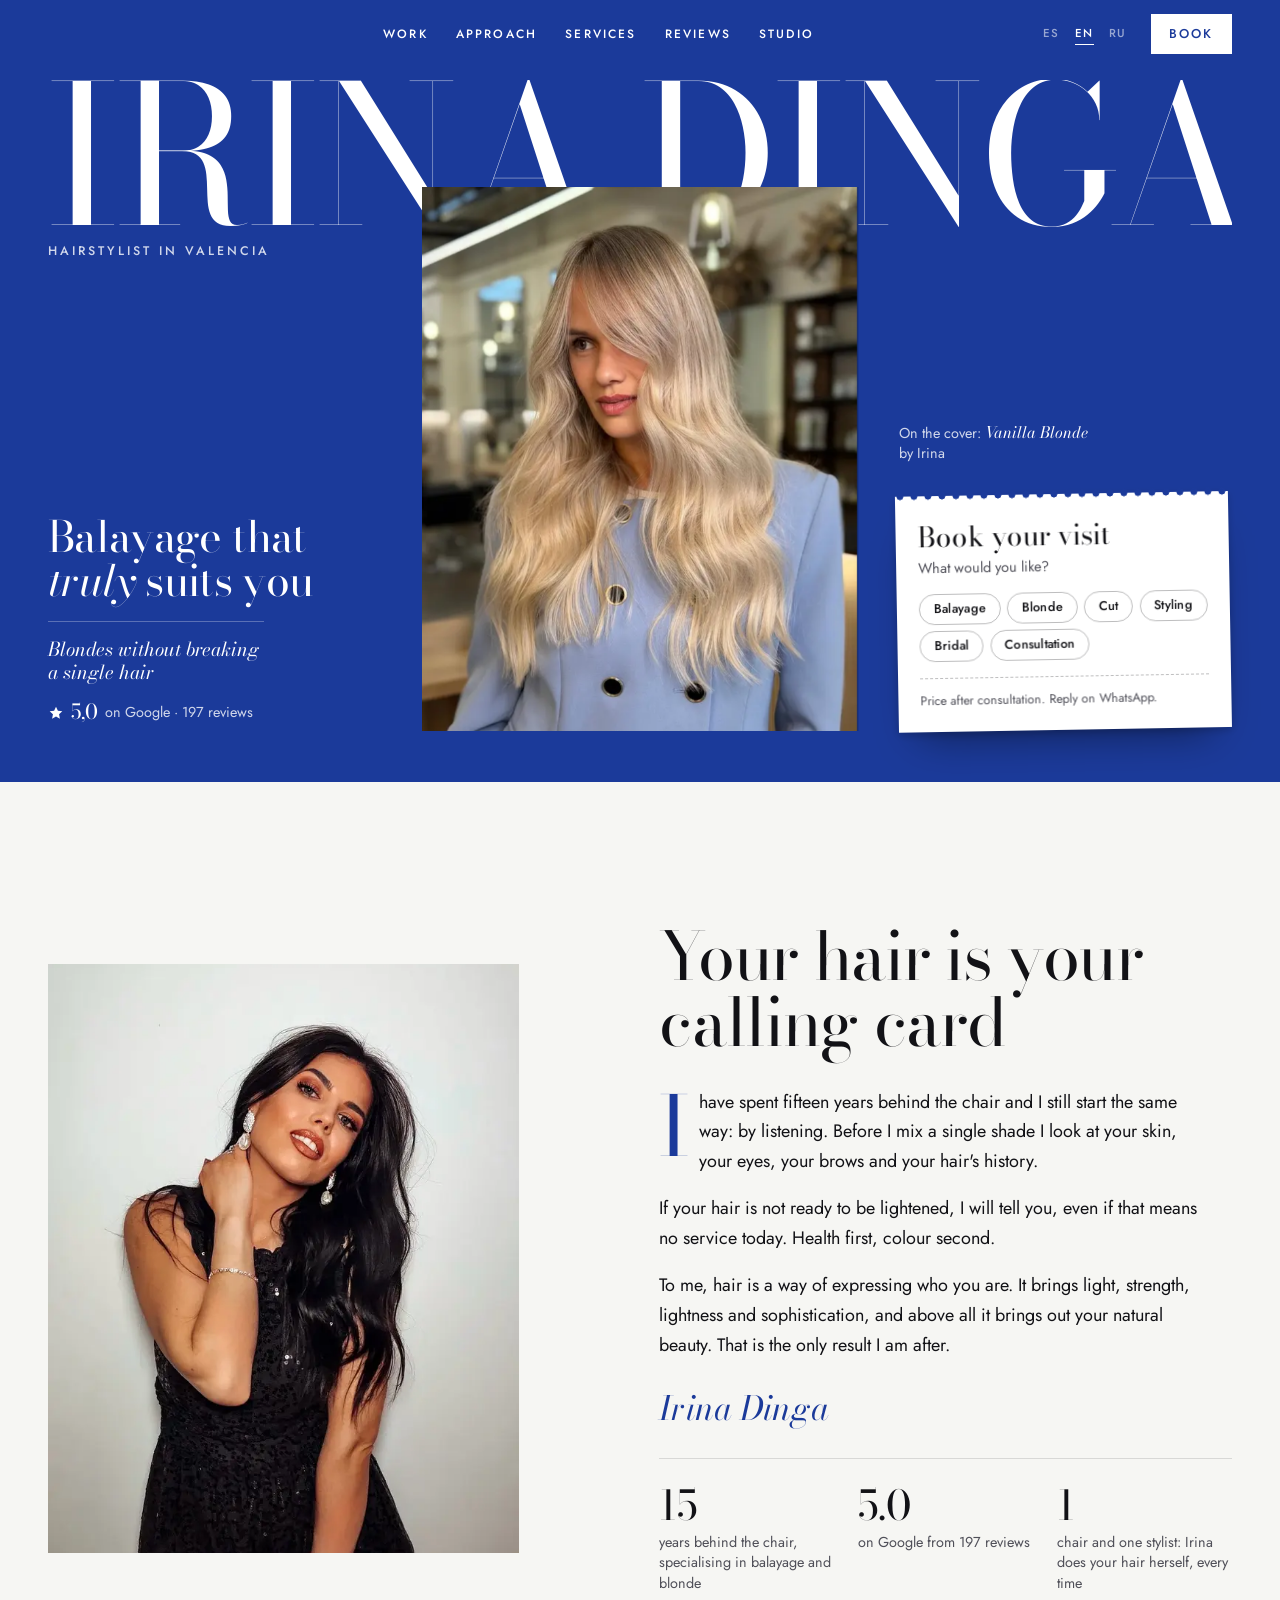
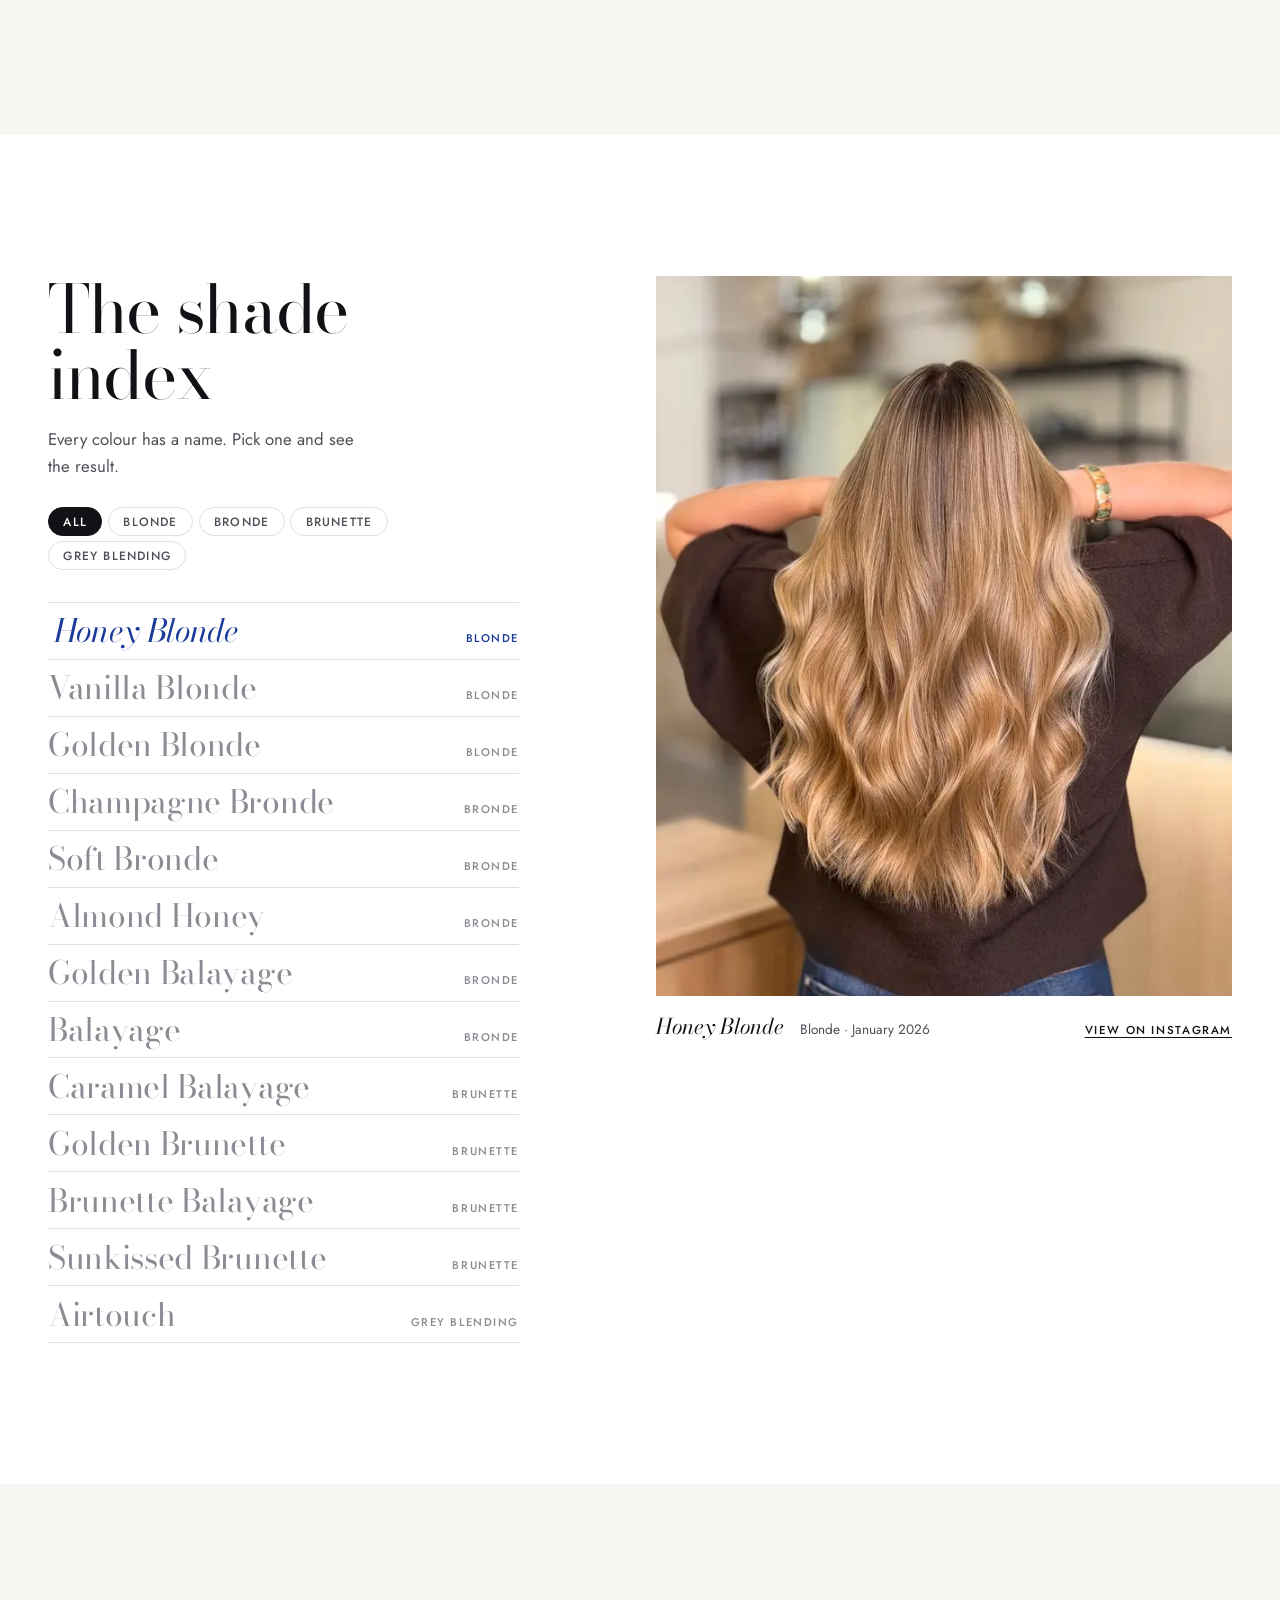
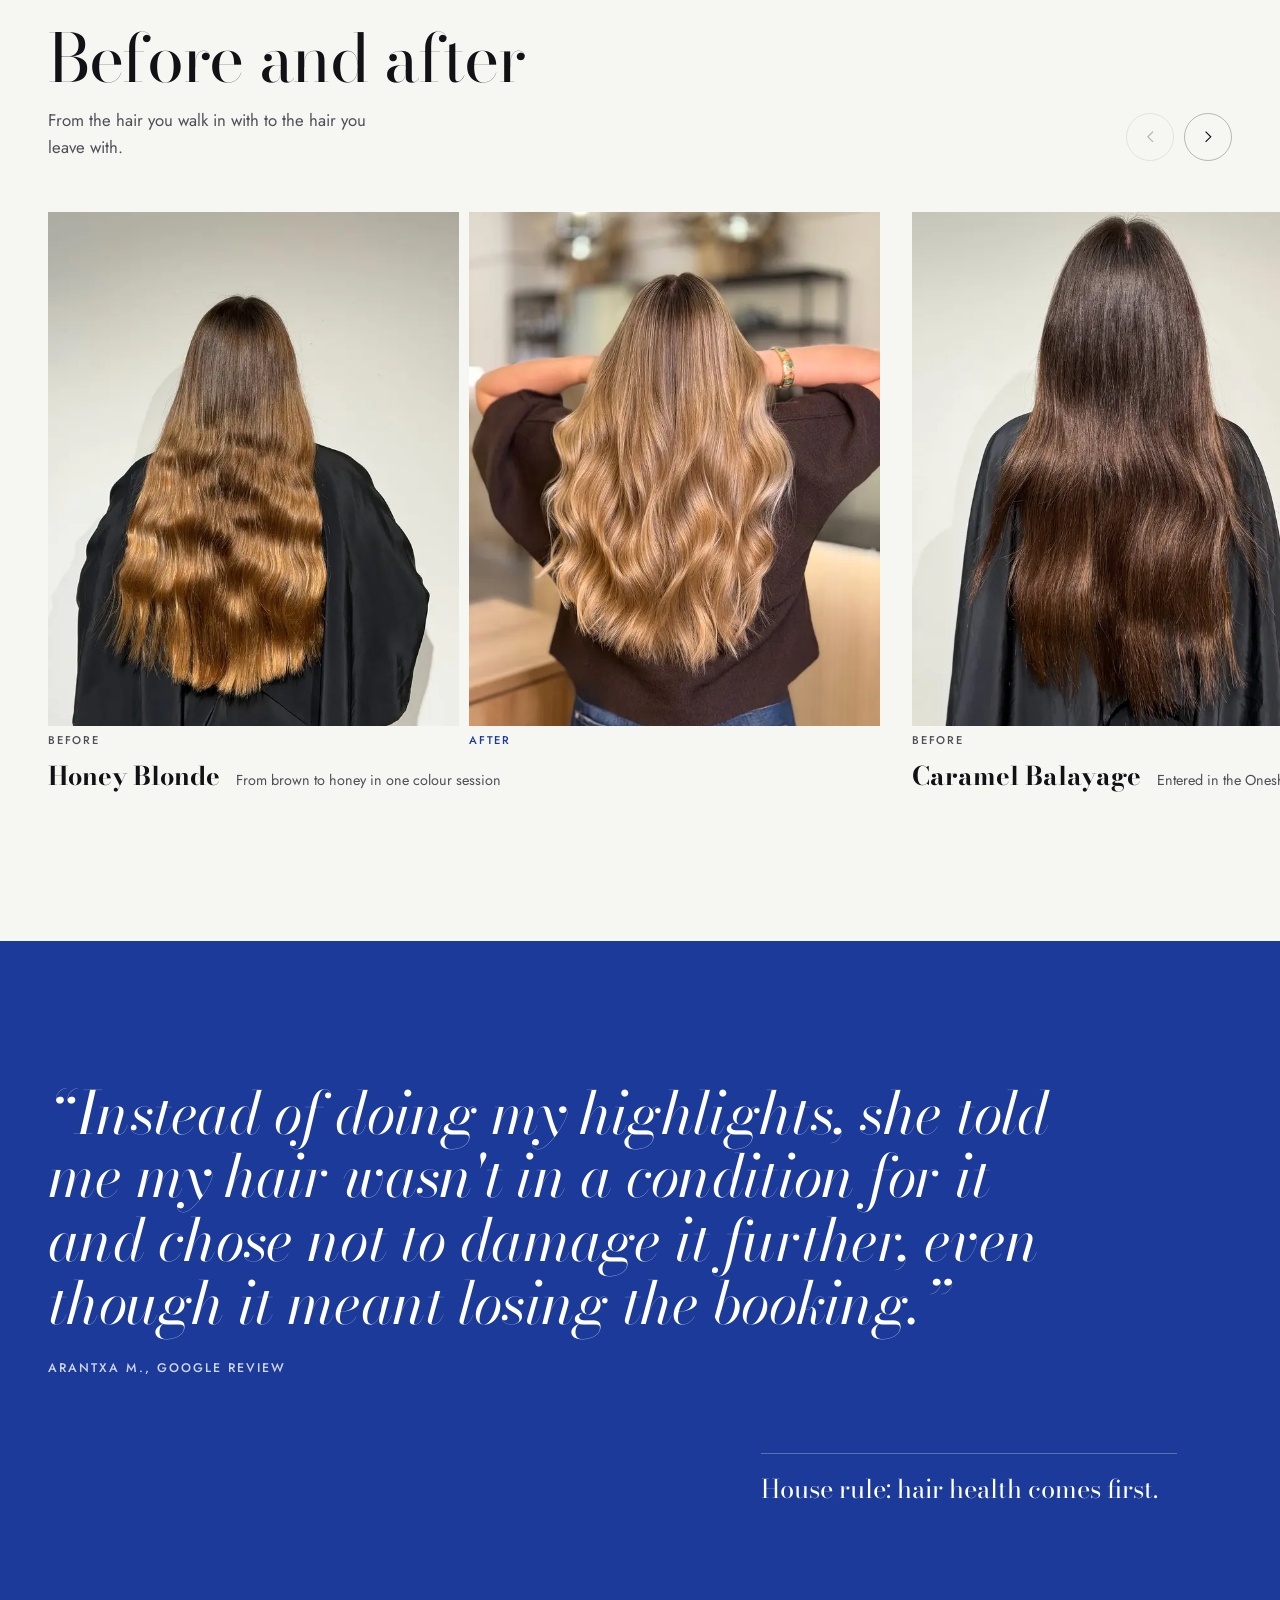
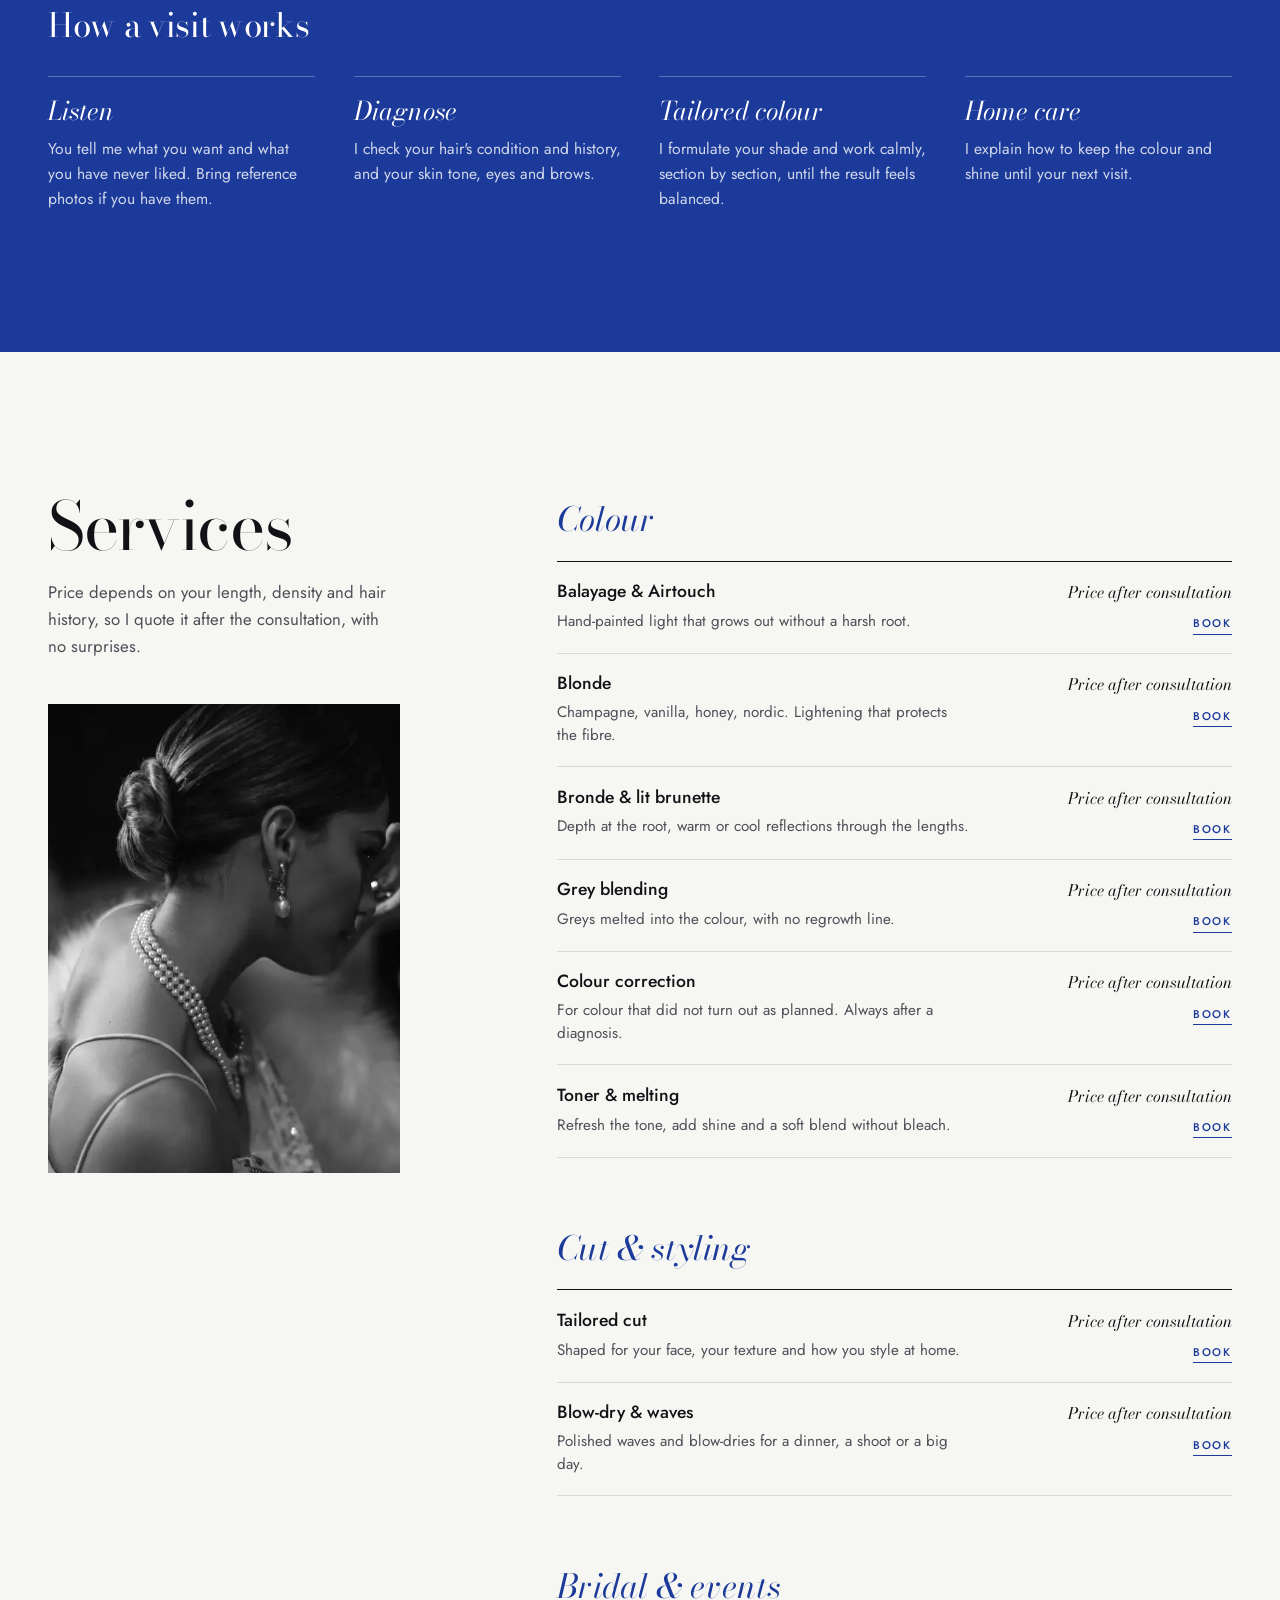
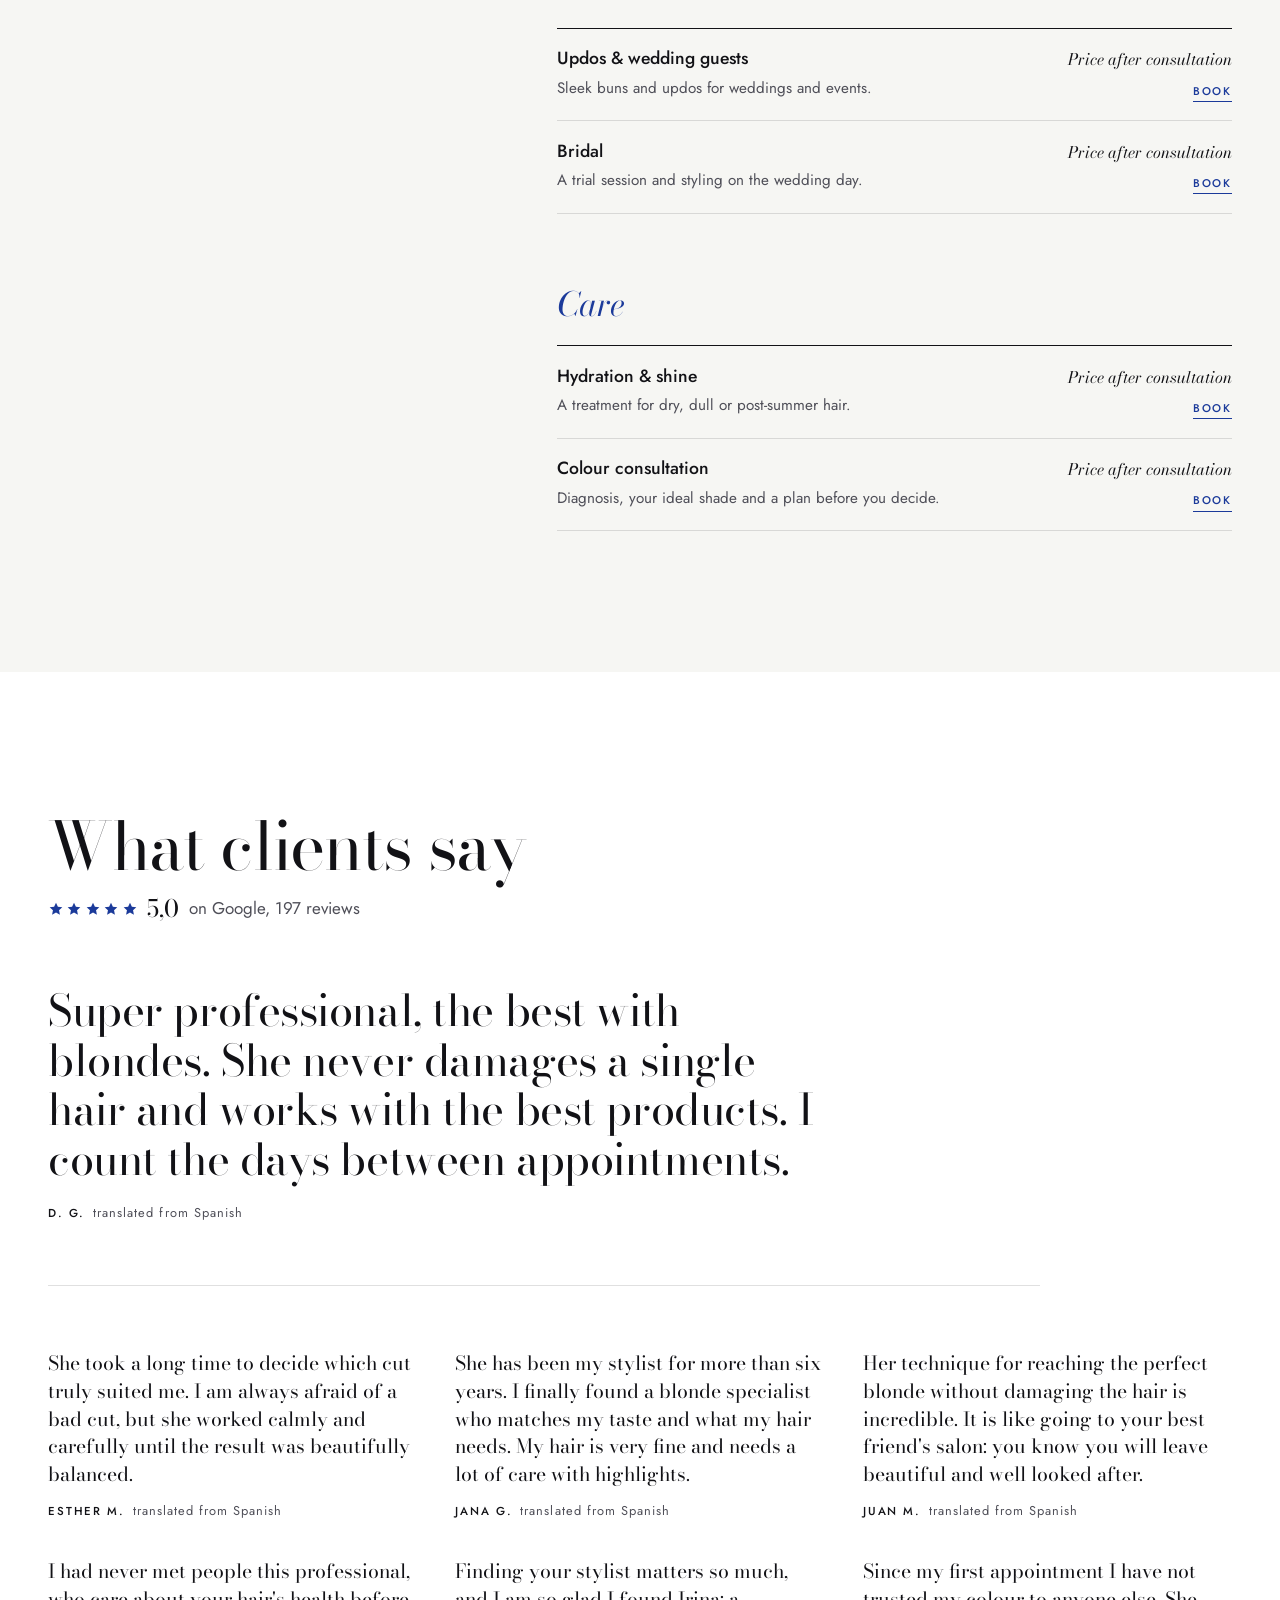
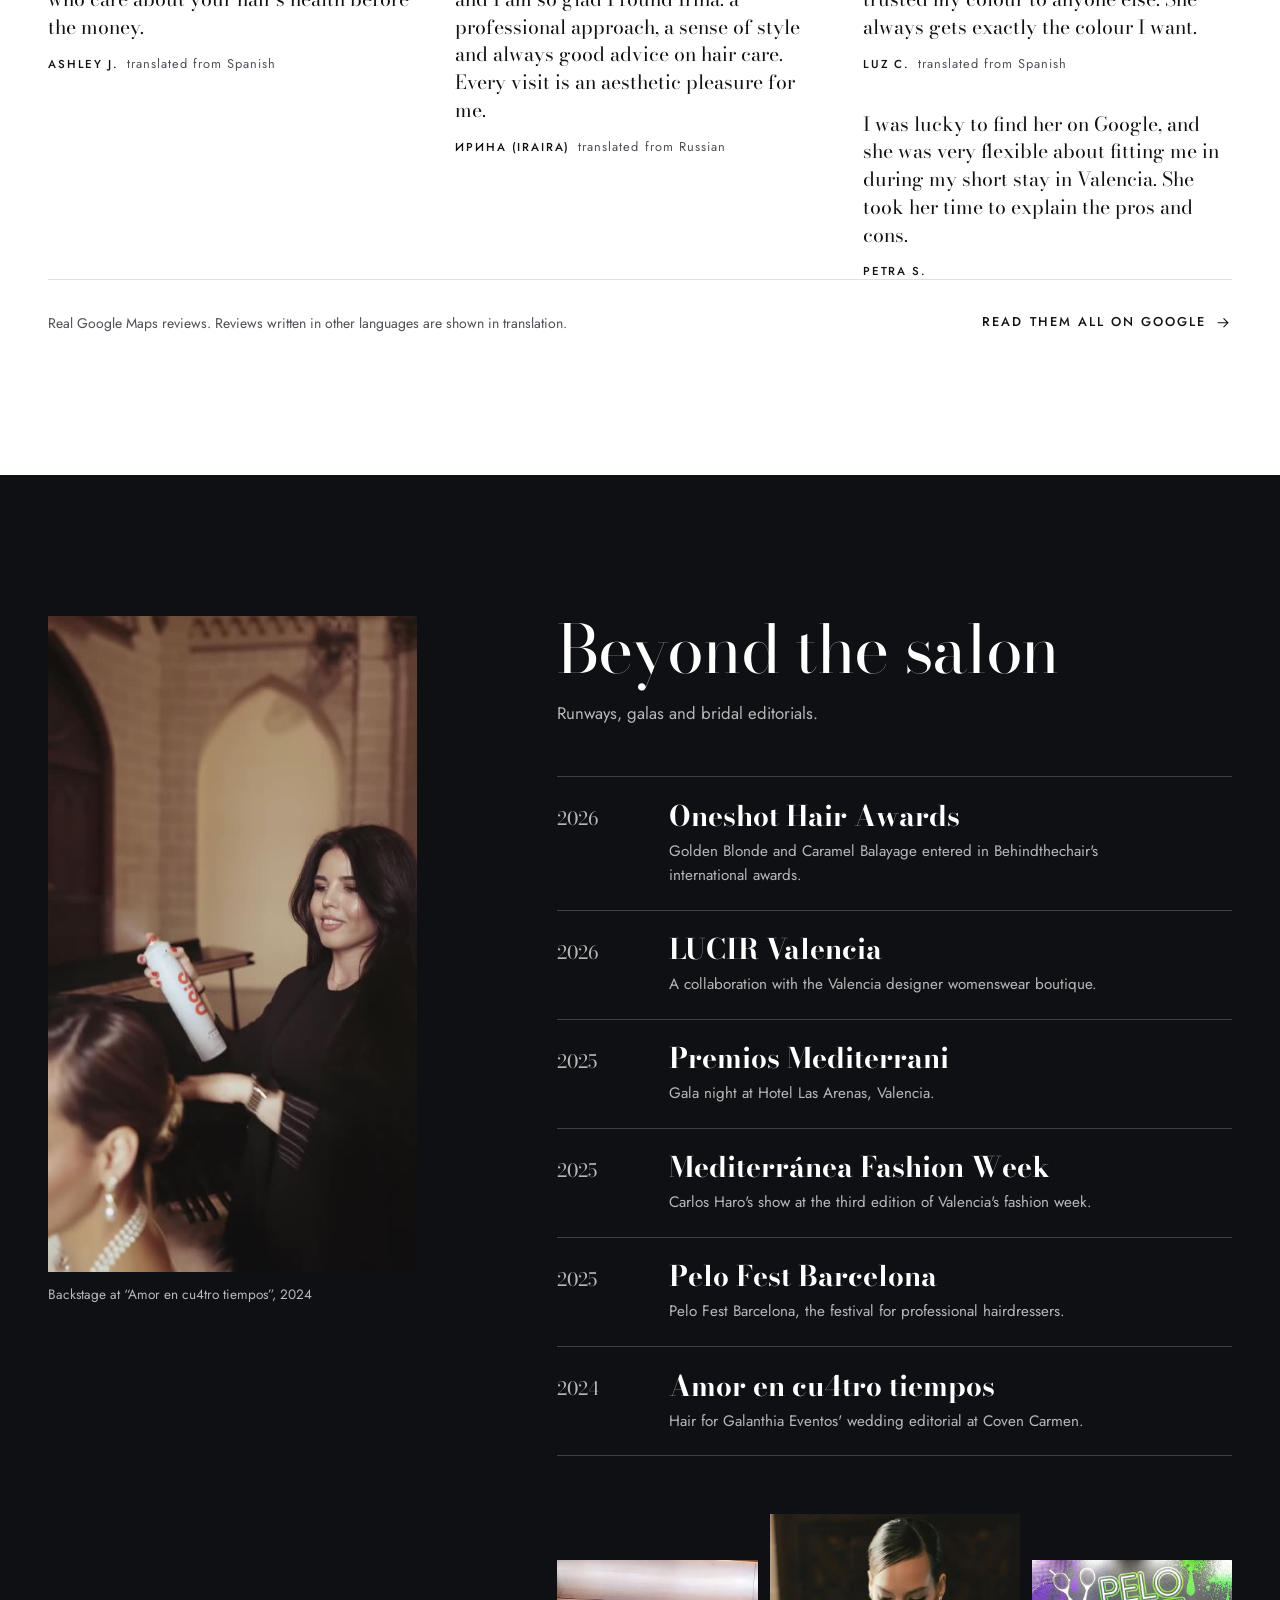
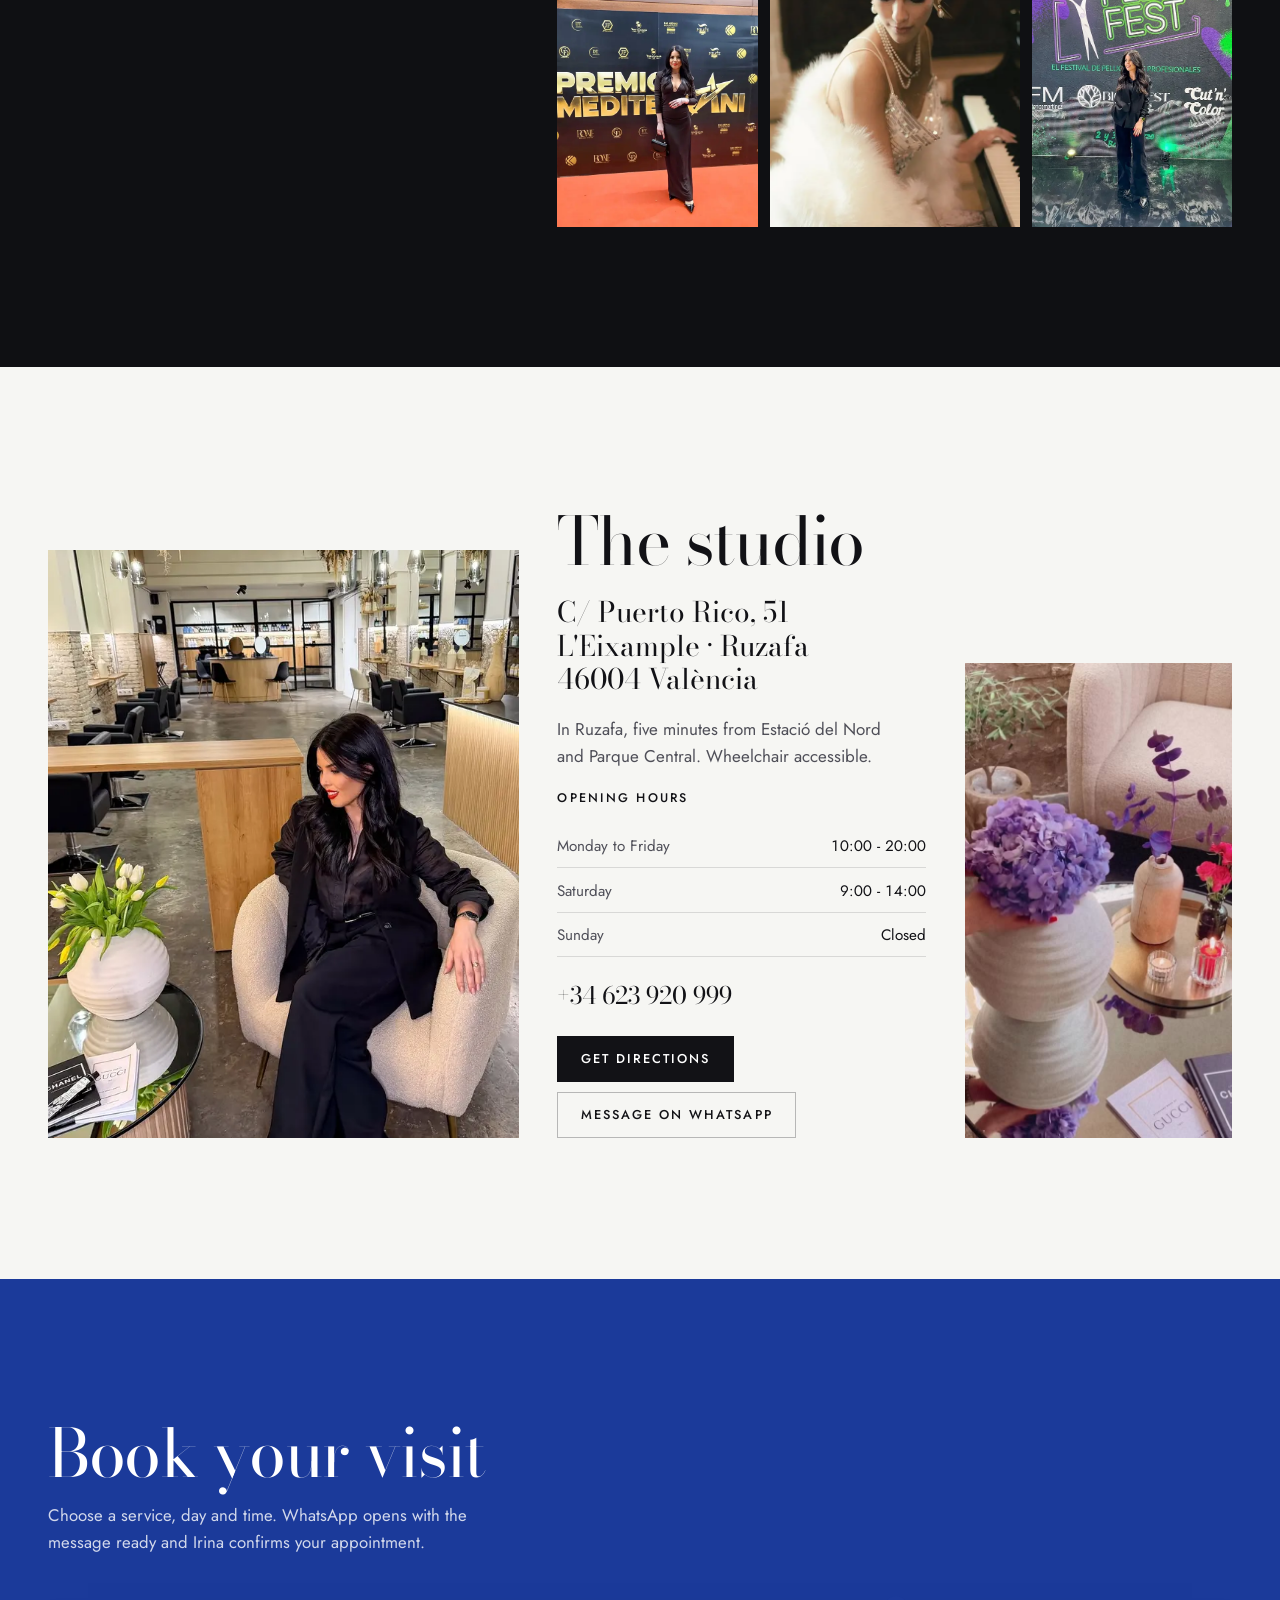
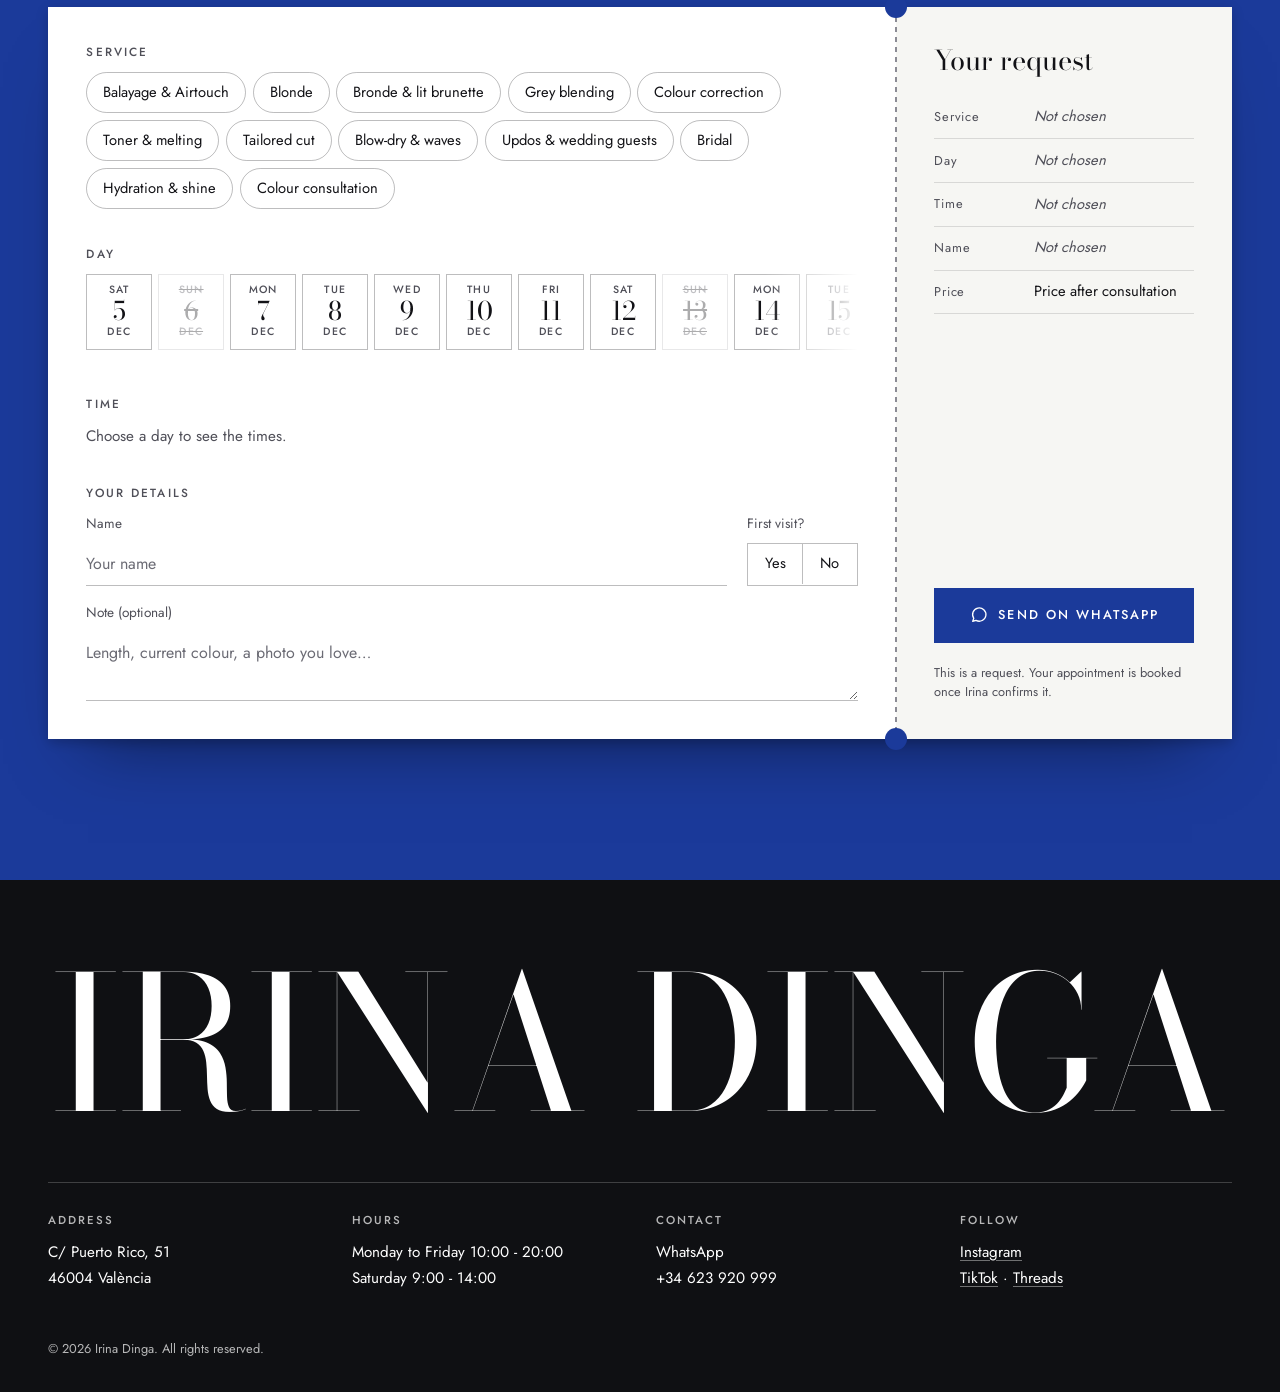
<file: site/index.html>
<!doctype html>
<html lang="es">
<head>
<meta charset="utf-8">
<meta name="viewport" content="width=device-width, initial-scale=1, viewport-fit=cover">
<title>Irina Dinga · Hairstylist en Valencia · Balayage y rubios</title>
<meta name="description" content="Irina Dinga, hairstylist en Ruzafa, Valencia. Balayage, rubios, bronde e integración de canas con la salud del pelo primero. 5,0 en Google, 197 reseñas. Reserva por WhatsApp.">
<meta name="theme-color" content="#1b3a9a">
<meta property="og:type" content="website">
<meta property="og:title" content="Irina Dinga · Hairstylist en Valencia">
<meta property="og:description" content="Balayage y rubios en Ruzafa. 5,0 en Google, 197 reseñas. Reserva por WhatsApp.">
<meta property="og:image" content="assets/img/og.jpg">
<link rel="icon" href="assets/favicon.svg" type="image/svg+xml">
<link rel="preload" as="font" type="font/woff2" href="assets/fonts/bodoni-moda-normal-latin.woff2" crossorigin>
<link rel="preload" as="font" type="font/woff2" href="assets/fonts/jost-normal-latin.woff2" crossorigin>
<link rel="stylesheet" href="css/fonts.css">
<link rel="preload" as="image" href="assets/img/cover-vanilla.webp" imagesrcset="assets/img/cover-vanilla-sm.webp 640w, assets/img/cover-vanilla.webp 1080w" imagesizes="(max-width: 960px) 100vw, 34vw">
<link rel="stylesheet" href="css/styles.css">
<script type="application/ld+json">
{"@context":"https://schema.org","@type":"HairSalon","name":"Irina Dinga Hairstylist","image":"assets/img/og.jpg","telephone":"+34623920999","address":{"@type":"PostalAddress","streetAddress":"C/ Puerto Rico, 51","addressLocality":"València","postalCode":"46004","addressCountry":"ES"},"openingHoursSpecification":[{"@type":"OpeningHoursSpecification","dayOfWeek":["Monday","Tuesday","Wednesday","Thursday","Friday"],"opens":"10:00","closes":"20:00"},{"@type":"OpeningHoursSpecification","dayOfWeek":"Saturday","opens":"09:00","closes":"14:00"}],"aggregateRating":{"@type":"AggregateRating","ratingValue":"5.0","reviewCount":"197"},"sameAs":["https://www.instagram.com/irinadistylist/"]}
</script>
</head>
<body>
<a class="skip" href="#enfoque" data-i18n="skip">Saltar al contenido</a>

<header class="nav" id="nav">
  <a class="nav-logo" href="#portada" aria-label="Irina Dinga">Irina Dinga</a>
  <nav class="nav-links" aria-label="Principal">
    <a href="#trabajos" data-i18n="navWork">Trabajos</a>
    <a href="#enfoque" data-i18n="navApproach">Enfoque</a>
    <a href="#servicios" data-i18n="navServices">Servicios</a>
    <a href="#opiniones" data-i18n="navReviews">Opiniones</a>
    <a href="#estudio" data-i18n="navStudio">Estudio</a>
  </nav>
  <div class="nav-tools">
    <div class="lang" role="group" aria-label="Idioma" data-i18n-attr="aria-label:langLabel">
      <button type="button" data-lang="es" aria-pressed="true">ES</button>
      <button type="button" data-lang="en" aria-pressed="false">EN</button>
      <button type="button" data-lang="ru" aria-pressed="false">RU</button>
    </div>
    <a class="btn btn-nav" href="#reserva" data-i18n="navBook">Reservar</a>
    <button class="nav-menu" type="button" aria-expanded="false" aria-controls="menu" data-i18n="navMenu">Menú</button>
  </div>
</header>

<div class="menu" id="menu" hidden>
  <nav class="menu-links" aria-label="Menú">
    <a href="#trabajos" data-i18n="navWork">Trabajos</a>
    <a href="#enfoque" data-i18n="navApproach">Enfoque</a>
    <a href="#servicios" data-i18n="navServices">Servicios</a>
    <a href="#opiniones" data-i18n="navReviews">Opiniones</a>
    <a href="#estudio" data-i18n="navStudio">Estudio</a>
    <a href="#reserva" data-i18n="navBook">Reservar</a>
  </nav>
  <p class="menu-foot">C/ Puerto Rico, 51 · València</p>
</div>

<main>
<!-- COVER -->
<section class="cover" id="portada" aria-labelledby="masthead">
  <h1 class="masthead" id="masthead">
    <span class="mh-line" data-fit>IRINA DINGA</span>
    <span class="mh-stack" aria-hidden="true"><span data-fit>IRINA</span><span data-fit>DINGA</span></span>
  </h1>

  <div class="cover-grid">
    <div class="cover-lines">
      <p class="cl-role" data-i18n="coverRole">Hairstylist en Valencia</p>
      <p class="cl-lead" data-i18n-html="coverLead">El balayage que <em>de verdad</em> te favorece</p>
      <p class="cl-line" data-i18n="coverLine2">Rubios sin romper ni un cabello</p>
      <p class="cl-rating">
        <svg class="star" viewBox="0 0 24 24" aria-hidden="true"><path d="M12 2.6l2.83 6.06 6.65.78-4.92 4.55 1.3 6.57L12 17.27l-5.86 3.29 1.3-6.57L2.52 9.44l6.65-.78z"/></svg>
        <strong>5,0</strong> <span data-i18n="coverRating">en Google · 197 reseñas</span>
      </p>
    </div>

    <figure class="cover-photo">
      <img src="assets/img/cover-vanilla.webp" srcset="assets/img/cover-vanilla-sm.webp 640w, assets/img/cover-vanilla.webp 1080w" sizes="(max-width: 960px) 100vw, 34vw" width="1080" height="1350" alt="Melena larga en rubio vanilla con ondas, trabajo de Irina Dinga" data-i18n-attr="alt:coverAlt" fetchpriority="high">
    </figure>

    <div class="cover-side">
      <p class="cover-credit" data-i18n-html="coverCredit">En portada: <em>Vanilla Blonde</em>, por Irina</p>
      <aside class="tipon" aria-labelledby="tip-title">
        <h2 class="tip-title" id="tip-title" data-i18n="tipTitle">Reserva tu cita</h2>
        <p class="tip-ask" data-i18n="tipAsk">¿Qué te apetece?</p>
        <div class="chips" id="tip-chips"></div>
        <p class="tip-foot" data-i18n="tipFoot">Precio tras consulta. Respuesta por WhatsApp.</p>
      </aside>
    </div>
  </div>
</section>

<!-- LETTER -->
<section class="letter" id="enfoque" aria-labelledby="letter-title">
  <div class="wrap letter-grid">
    <figure class="letter-photo">
      <img src="assets/img/irina-portrait.webp" srcset="assets/img/irina-portrait-sm.webp 640w, assets/img/irina-portrait.webp 1080w" sizes="(max-width: 860px) 92vw, 38vw" width="1080" height="1440" loading="lazy" alt="Retrato de Irina Dinga" data-i18n-attr="alt:letterPhotoAlt">
    </figure>
    <div class="letter-body">
      <h2 class="h2" id="letter-title" data-i18n="letterTitle">Tu pelo es tu carta de presentación</h2>
      <div class="letter-text">
        <p class="dropcap" data-i18n="letterP1">Llevo quince años detrás del sillón y sigo empezando igual: escuchando.</p>
        <p data-i18n="letterP2">Si tu cabello no está preparado para aclarar, te lo diré.</p>
        <p data-i18n="letterP3">Para mí el pelo es una forma de expresar quién eres.</p>
      </div>
      <p class="signature" data-i18n="letterSign">Irina Dinga</p>
      <dl class="facts">
        <div><dt data-i18n="fact1n">15</dt><dd data-i18n="fact1">años de oficio</dd></div>
        <div><dt data-i18n="fact2n">5,0</dt><dd data-i18n="fact2">en Google con 197 reseñas</dd></div>
        <div><dt data-i18n="fact3n">1</dt><dd data-i18n="fact3">sillón y una sola estilista</dd></div>
      </dl>
    </div>
  </div>
</section>

<!-- SHADE INDEX -->
<section class="index" id="trabajos" aria-labelledby="index-title">
  <div class="wrap index-grid">
    <div class="index-head">
      <h2 class="h2" id="index-title" data-i18n="indexTitle">Índice de tonos</h2>
      <p class="lede" data-i18n="indexLede">Cada color tiene nombre. Elige uno y mira el resultado.</p>
      <div class="filters" role="group" aria-label="Filtro" id="filters"></div>
    </div>
    <ol class="shade-list" id="shade-list"></ol>
    <figure class="plate" id="plate">
      <div class="plate-frame" id="plate-frame"></div>
      <figcaption class="plate-cap">
        <span class="plate-name" id="plate-name"></span>
        <span class="plate-meta" id="plate-meta"></span>
        <a class="plate-link" id="plate-link" href="https://www.instagram.com/irinadistylist/" target="_blank" rel="noopener" data-i18n="seePost">Ver en Instagram</a>
      </figcaption>
    </figure>
  </div>
</section>

<!-- BEFORE / AFTER -->
<section class="ba" id="antes-despues" aria-labelledby="ba-title">
  <div class="wrap ba-head">
    <div>
      <h2 class="h2" id="ba-title" data-i18n="baTitle">Antes y después</h2>
      <p class="lede" data-i18n="baLede">Del pelo con el que llegas al pelo con el que te vas.</p>
    </div>
    <div class="ba-ctrl">
      <button class="round" type="button" id="ba-prev" aria-label="Anterior" data-i18n-attr="aria-label:prev"><svg viewBox="0 0 24 24" aria-hidden="true"><path d="M15 5l-7 7 7 7"/></svg></button>
      <button class="round" type="button" id="ba-next" aria-label="Siguiente" data-i18n-attr="aria-label:next"><svg viewBox="0 0 24 24" aria-hidden="true"><path d="M9 5l7 7-7 7"/></svg></button>
    </div>
  </div>
  <div class="ba-track" id="ba-track" tabindex="0"></div>
</section>

<!-- RULE + VISIT -->
<section class="rule" id="metodo" aria-labelledby="visit-title">
  <div class="wrap">
    <figure class="rule-quote">
      <blockquote><p data-i18n="ruleQuote">En lugar de hacérmelas, me dijo que mi pelo no estaba en condiciones y prefirió no dañarlo más, aunque eso significara perder el servicio.</p></blockquote>
      <figcaption data-i18n="ruleCite">Arantxa M., reseña en Google</figcaption>
    </figure>
    <p class="rule-house" data-i18n="ruleHouse">La regla de la casa: primero la salud del pelo.</p>

    <h2 class="h3 visit-title" id="visit-title" data-i18n="visitTitle">Cómo es una cita</h2>
    <ol class="visit">
      <li><h3 data-i18n="v1t">Escucha</h3><p data-i18n="v1"></p></li>
      <li><h3 data-i18n="v2t">Diagnóstico</h3><p data-i18n="v2"></p></li>
      <li><h3 data-i18n="v3t">Color a medida</h3><p data-i18n="v3"></p></li>
      <li><h3 data-i18n="v4t">Cuidado en casa</h3><p data-i18n="v4"></p></li>
    </ol>
  </div>
</section>

<!-- SERVICES -->
<section class="services" id="servicios" aria-labelledby="services-title">
  <div class="wrap services-grid">
    <div class="services-head">
      <h2 class="h2" id="services-title" data-i18n="servicesTitle">Servicios</h2>
      <p class="lede" data-i18n="servicesLede">El precio depende de tu largo, tu densidad y la historia de tu pelo.</p>
      <figure class="services-photo">
        <img src="assets/img/bridal-updo-sm.webp" width="640" height="640" loading="lazy" alt="Recogido pulido de novia en blanco y negro">
      </figure>
    </div>
    <div class="menu-list" id="service-list"></div>
  </div>
</section>

<!-- REVIEWS -->
<section class="reviews" id="opiniones" aria-labelledby="reviews-title">
  <div class="wrap">
    <div class="reviews-head">
      <h2 class="h2" id="reviews-title" data-i18n="reviewsTitle">Lo que dicen de Irina</h2>
      <p class="reviews-rating">
        <span class="stars" aria-hidden="true"><svg viewBox="0 0 24 24"><path d="M12 2.6l2.83 6.06 6.65.78-4.92 4.55 1.3 6.57L12 17.27l-5.86 3.29 1.3-6.57L2.52 9.44l6.65-.78z"/></svg><svg viewBox="0 0 24 24"><path d="M12 2.6l2.83 6.06 6.65.78-4.92 4.55 1.3 6.57L12 17.27l-5.86 3.29 1.3-6.57L2.52 9.44l6.65-.78z"/></svg><svg viewBox="0 0 24 24"><path d="M12 2.6l2.83 6.06 6.65.78-4.92 4.55 1.3 6.57L12 17.27l-5.86 3.29 1.3-6.57L2.52 9.44l6.65-.78z"/></svg><svg viewBox="0 0 24 24"><path d="M12 2.6l2.83 6.06 6.65.78-4.92 4.55 1.3 6.57L12 17.27l-5.86 3.29 1.3-6.57L2.52 9.44l6.65-.78z"/></svg><svg viewBox="0 0 24 24"><path d="M12 2.6l2.83 6.06 6.65.78-4.92 4.55 1.3 6.57L12 17.27l-5.86 3.29 1.3-6.57L2.52 9.44l6.65-.78z"/></svg></span>
        <strong>5,0</strong> <span data-i18n="reviewsRating">en Google, 197 reseñas</span>
      </p>
    </div>
    <figure class="review-feature" id="review-feature"></figure>
    <div class="review-cols" id="review-cols"></div>
    <div class="reviews-foot">
      <p class="note" data-i18n="reviewsNote">Reseñas reales de Google Maps.</p>
      <a class="link-arrow" id="google-link" href="#" target="_blank" rel="noopener"><span data-i18n="reviewsLink">Leer todas en Google</span><svg viewBox="0 0 24 24" aria-hidden="true"><path d="M5 12h14M13 6l6 6-6 6"/></svg></a>
    </div>
  </div>
</section>

<!-- BEYOND -->
<section class="beyond" id="prensa" aria-labelledby="beyond-title">
  <div class="wrap beyond-grid">
    <figure class="beyond-video">
      <video id="backstage" muted loop playsinline preload="none" poster="assets/video/backstage-poster.jpg" width="540" height="960" aria-label="Backstage">
        <source src="assets/video/backstage.mp4" type="video/mp4">
      </video>
      <figcaption data-i18n="videoCaption">Backstage de «Amor en cu4tro tiempos», 2024</figcaption>
    </figure>
    <div class="beyond-body">
      <h2 class="h2" id="beyond-title" data-i18n="beyondTitle">Fuera del salón</h2>
      <p class="lede" data-i18n="beyondLede">Pasarelas, galas y editoriales de novia.</p>
      <ol class="timeline" id="timeline"></ol>
      <div class="beyond-strip">
        <img src="assets/img/event-mediterrani-sm.webp" width="640" height="800" loading="lazy" alt="Irina Dinga en la alfombra de los Premios Mediterrani 2025">
        <img src="assets/img/bridal-piano-sm.webp" width="640" height="640" loading="lazy" alt="Novia al piano en el editorial Amor en cu4tro tiempos">
        <img src="assets/img/event-pelofest-sm.webp" width="640" height="713" loading="lazy" alt="Irina Dinga en el Pelo Fest de Barcelona">
      </div>
    </div>
  </div>
</section>

<!-- STUDIO -->
<section class="studio" id="estudio" aria-labelledby="studio-title">
  <div class="wrap studio-grid">
    <figure class="studio-photo">
      <img src="assets/img/irina-chair.webp" srcset="assets/img/irina-chair-sm.webp 640w, assets/img/irina-chair.webp 1080w" sizes="(max-width: 860px) 92vw, 40vw" width="1080" height="1440" loading="lazy" alt="Irina Dinga en su estudio de Ruzafa" data-i18n-attr="alt:studioAlt">
    </figure>
    <div class="studio-body">
      <h2 class="h2" id="studio-title" data-i18n="studioTitle">El estudio</h2>
      <address class="studio-address">C/ Puerto Rico, 51<br>L'Eixample · Ruzafa<br>46004 València</address>
      <p class="studio-text" data-i18n="studioText">En Ruzafa, a cinco minutos de la Estació del Nord y del Parque Central.</p>
      <h3 class="h-small" data-i18n="hoursTitle">Horario</h3>
      <dl class="hours">
        <div><dt data-i18n="dayMonFri">Lunes a viernes</dt><dd>10:00 - 20:00</dd></div>
        <div><dt data-i18n="daySat">Sábado</dt><dd>9:00 - 14:00</dd></div>
        <div><dt data-i18n="daySun">Domingo</dt><dd data-i18n="closed">Cerrado</dd></div>
      </dl>
      <p class="studio-phone">+34 623 920 999</p>
      <div class="studio-actions">
        <a class="btn btn-ink" id="maps-link" href="#" target="_blank" rel="noopener" data-i18n="directions">Cómo llegar</a>
        <a class="btn btn-line" id="wa-direct" href="#" target="_blank" rel="noopener" data-i18n="writeWa">Escribir por WhatsApp</a>
      </div>
    </div>
    <figure class="studio-video">
      <video id="studio-video" muted loop playsinline preload="none" poster="assets/video/studio-poster.jpg" width="540" height="960" aria-hidden="true">
        <source src="assets/video/studio.mp4" type="video/mp4">
      </video>
    </figure>
  </div>
</section>

<!-- BOOKING / REPLY CARD -->
<section class="book" id="reserva" aria-labelledby="book-title">
  <div class="wrap">
    <div class="book-head">
      <h2 class="h2" id="book-title" data-i18n="bookTitle">Reserva tu cita</h2>
      <p class="lede" data-i18n="bookLede">Elige servicio, día y hora.</p>
    </div>
    <form class="card" id="booking" novalidate>
      <div class="card-main">
        <fieldset class="field">
          <legend data-i18n="fService">Servicio</legend>
          <div class="opt-grid" id="opt-service"></div>
        </fieldset>
        <fieldset class="field">
          <legend data-i18n="fDay">Día</legend>
          <div class="days" id="opt-day"></div>
        </fieldset>
        <fieldset class="field">
          <legend data-i18n="fTime">Hora</legend>
          <div class="times" id="opt-time"><p class="hint" data-i18n="pickDayFirst">Elige un día para ver las horas.</p></div>
        </fieldset>
        <fieldset class="field field-you">
          <legend data-i18n="fYou">Tus datos</legend>
          <div class="you-grid">
            <label class="input">
              <span data-i18n="fName">Nombre</span>
              <input id="f-name" name="name" type="text" autocomplete="given-name" maxlength="60" placeholder="Cómo te llamas" data-i18n-attr="placeholder:fNamePh">
            </label>
            <div class="input">
              <span id="first-label" data-i18n="fFirst">¿Primera visita?</span>
              <div class="seg" role="radiogroup" aria-labelledby="first-label">
                <label><input type="radio" name="first" id="f-first-yes" value="yes"><span data-i18n="yes">Sí</span></label>
                <label><input type="radio" name="first" id="f-first-no" value="no"><span data-i18n="no">No</span></label>
              </div>
            </div>
            <label class="input input-wide">
              <span data-i18n="fNote">Comentario (opcional)</span>
              <textarea id="f-note" name="note" rows="2" maxlength="400" placeholder="Largo, color actual, una foto que te guste…" data-i18n-attr="placeholder:fNotePh"></textarea>
            </label>
          </div>
        </fieldset>
      </div>
      <div class="card-stub" aria-live="polite">
        <h3 class="stub-title" data-i18n="stubTitle">Tu solicitud</h3>
        <dl class="summary" id="summary"></dl>
        <p class="err" id="book-err" hidden></p>
        <a class="btn btn-send" id="send" href="#" target="_blank" rel="noopener">
          <svg viewBox="0 0 24 24" aria-hidden="true"><path d="M4.5 19.5l1.2-3.6A8 8 0 1 1 8.4 18.4z"/></svg>
          <span data-i18n="send">Enviar por WhatsApp</span>
        </a>
        <p class="stub-note" data-i18n="sendNote">Es una solicitud. La cita queda reservada cuando Irina te la confirma.</p>
      </div>
    </form>
  </div>
</section>
</main>

<footer class="foot">
  <div class="wrap">
    <p class="foot-mast" aria-hidden="true"><span data-fit>IRINA DINGA</span></p>
    <div class="foot-grid">
      <div><h3 data-i18n="footAddress">Dirección</h3><p>C/ Puerto Rico, 51<br>46004 València</p></div>
      <div><h3 data-i18n="footHours">Horario</h3><p><span data-i18n="dayMonFri">Lunes a viernes</span> 10:00 - 20:00<br><span data-i18n="daySat">Sábado</span> 9:00 - 14:00</p></div>
      <div><h3 data-i18n="footContact">Contacto</h3><p>WhatsApp<br>+34 623 920 999</p></div>
      <div><h3 data-i18n="footFollow">Síguela</h3><p><a id="ig-link" href="https://www.instagram.com/irinadistylist/" target="_blank" rel="noopener">Instagram</a><br><a id="tt-link" href="#" target="_blank" rel="noopener">TikTok</a> · <a id="th-link" href="#" target="_blank" rel="noopener">Threads</a></p></div>
    </div>
    <p class="foot-legal">© 2026 Irina Dinga. <span data-i18n="footRights">Todos los derechos reservados.</span></p>
  </div>
</footer>

<div class="mcta" id="mcta">
  <a class="btn btn-cobalt" href="#reserva" data-i18n="mobileCta">Reservar cita</a>
</div>

<script src="js/config.js"></script>
<script src="js/content.js"></script>
<script src="js/main.js"></script>
</body>
</html>
</file>
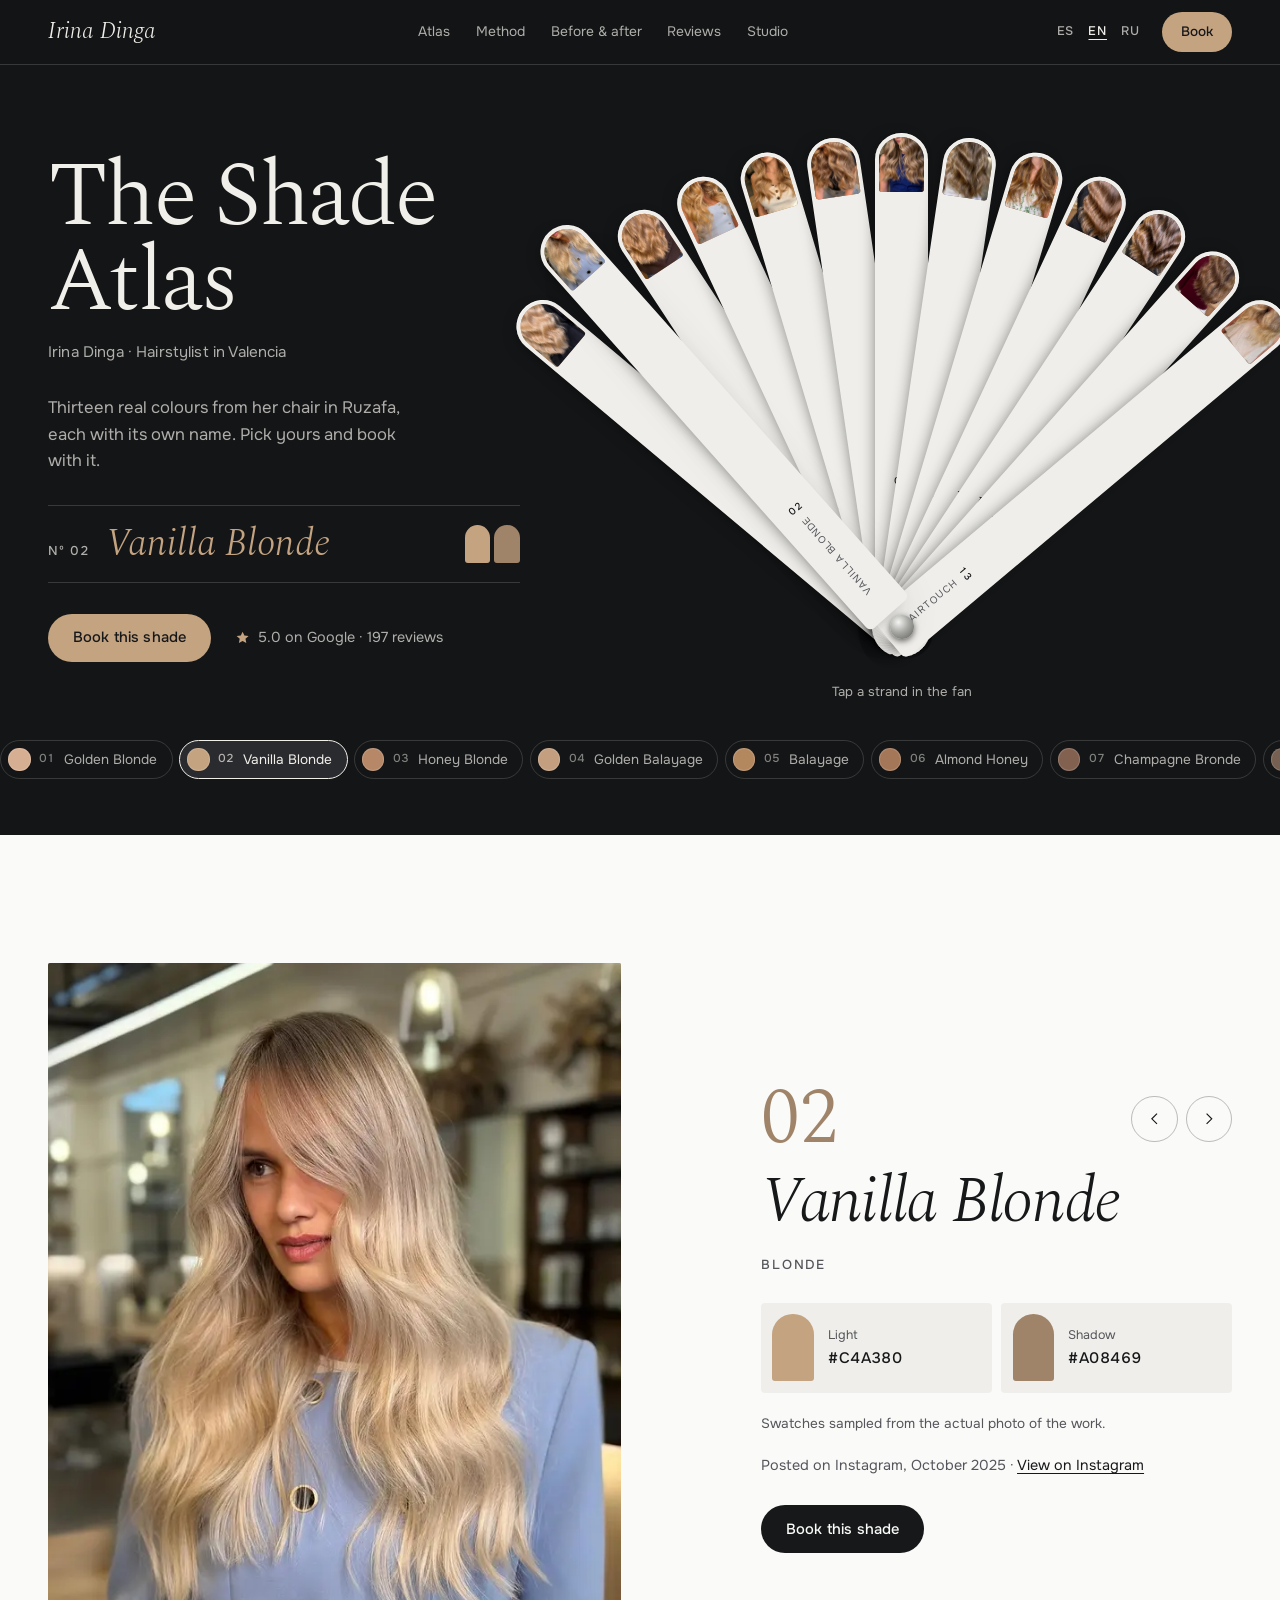
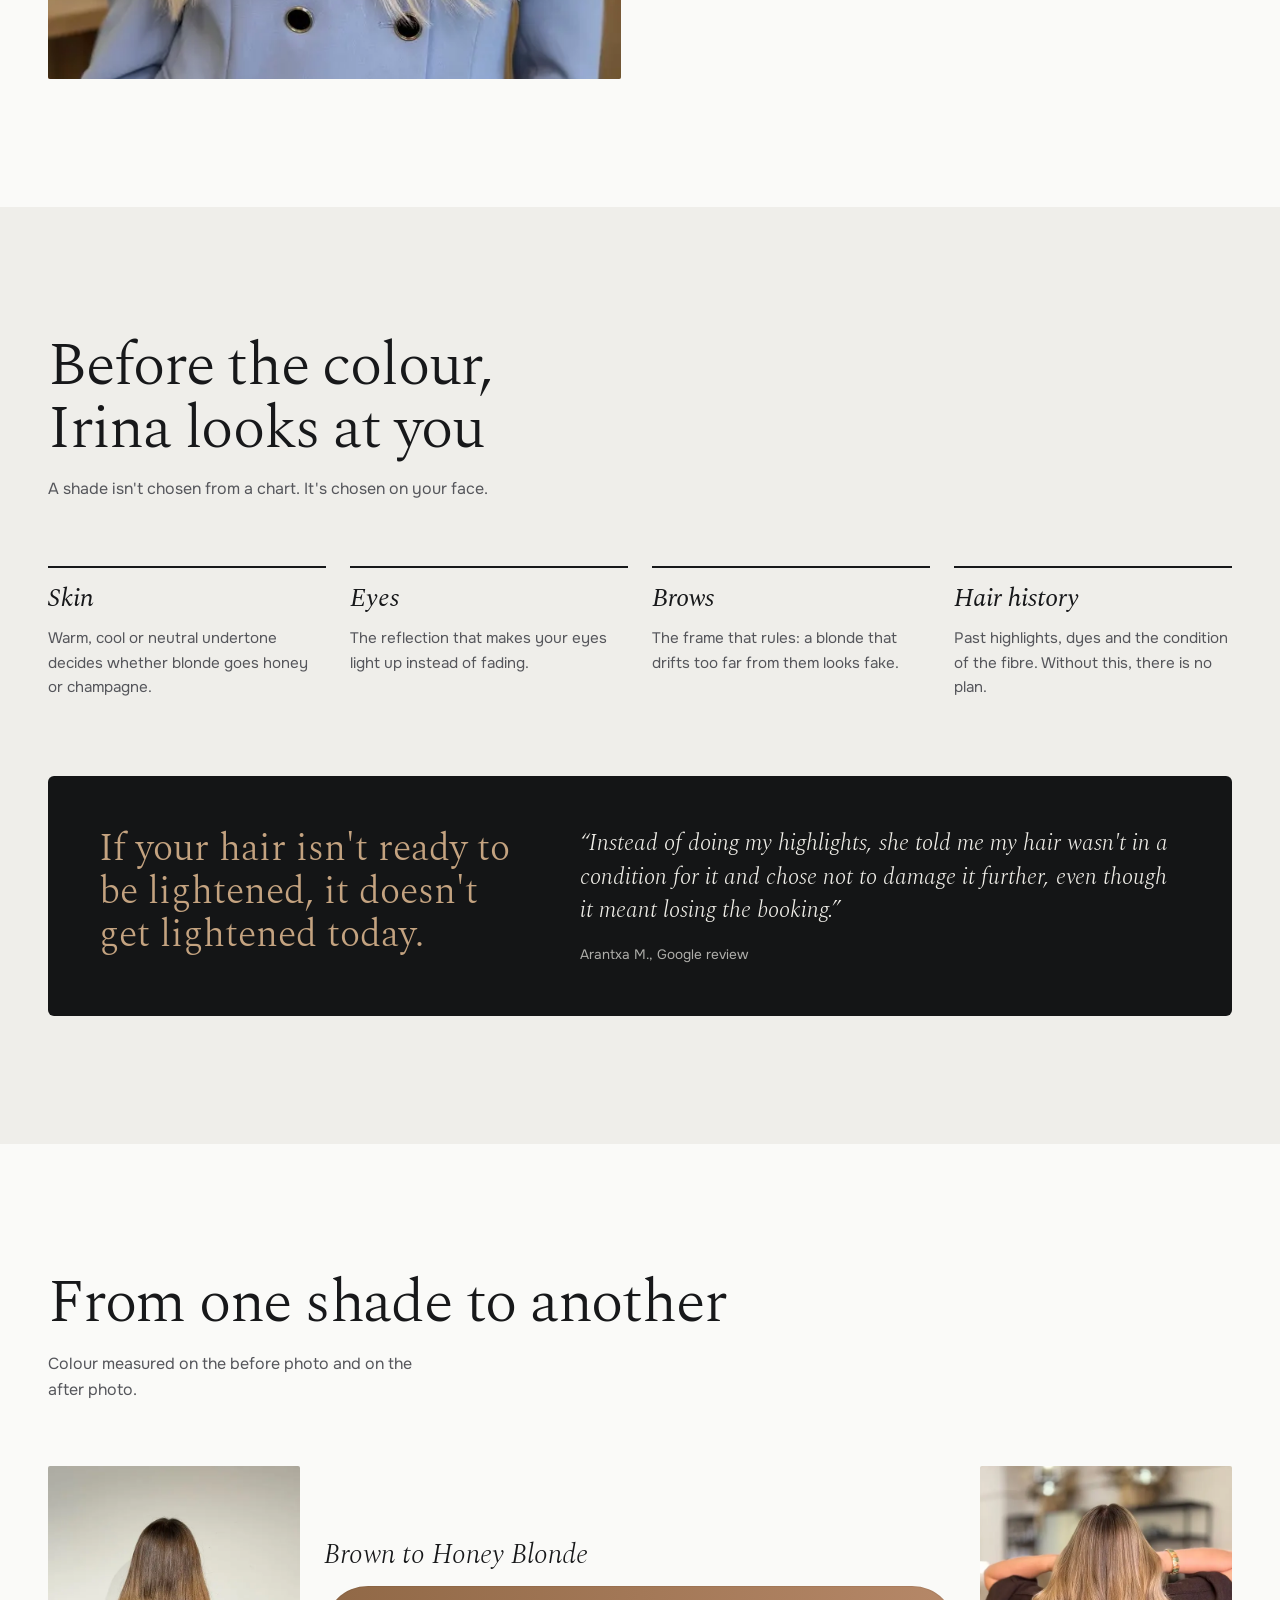
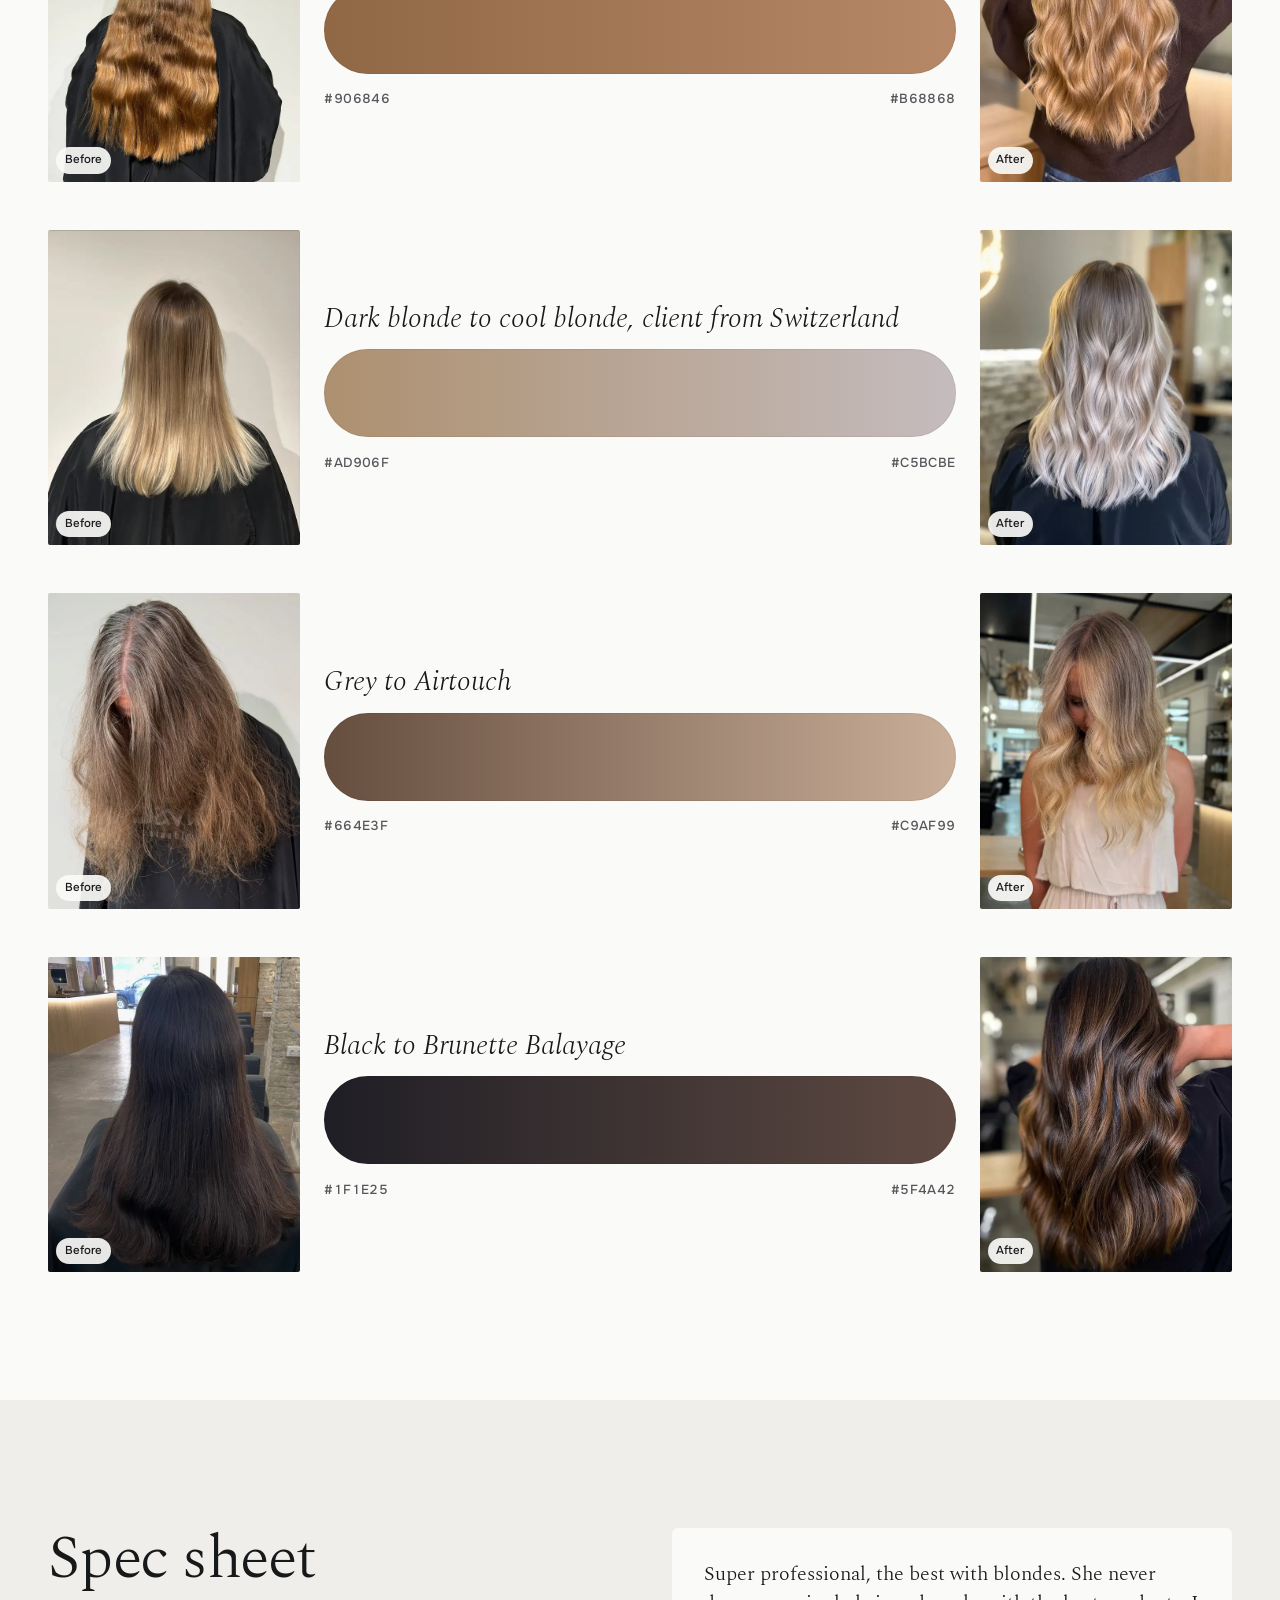
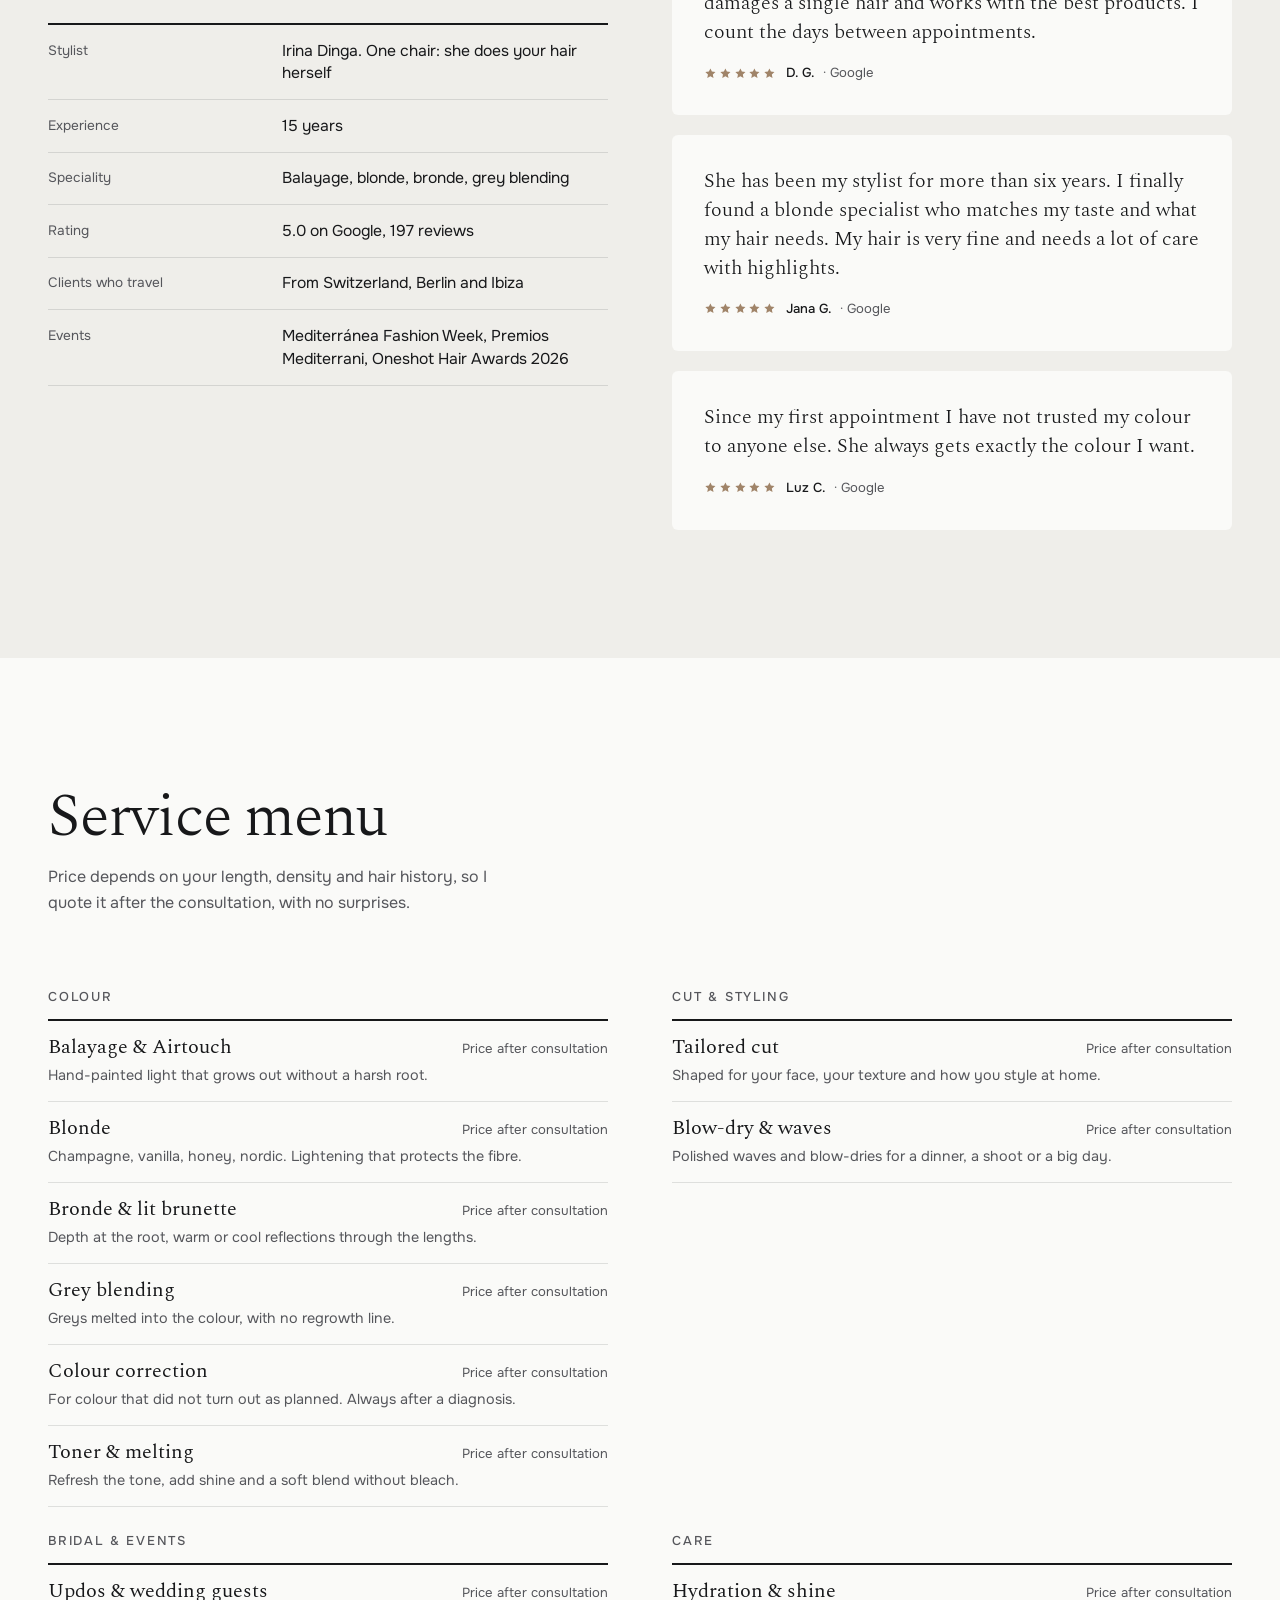
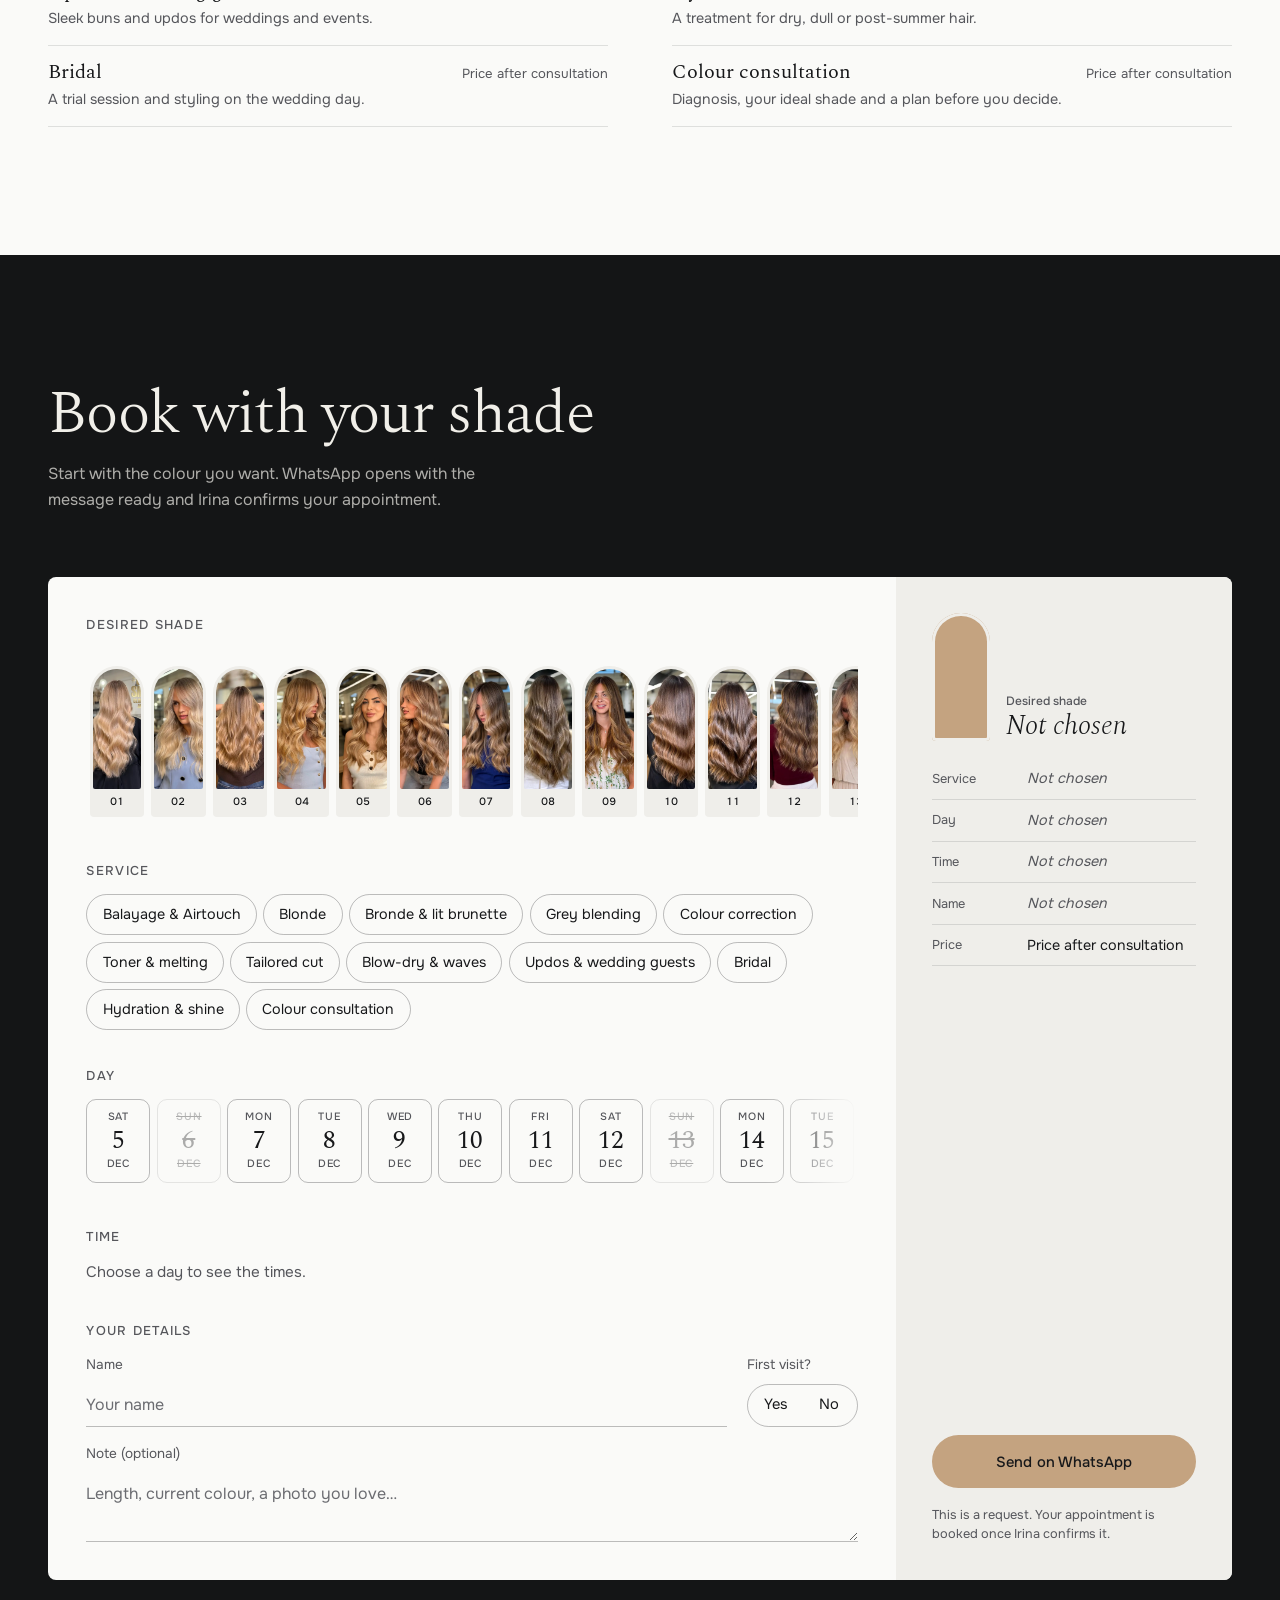
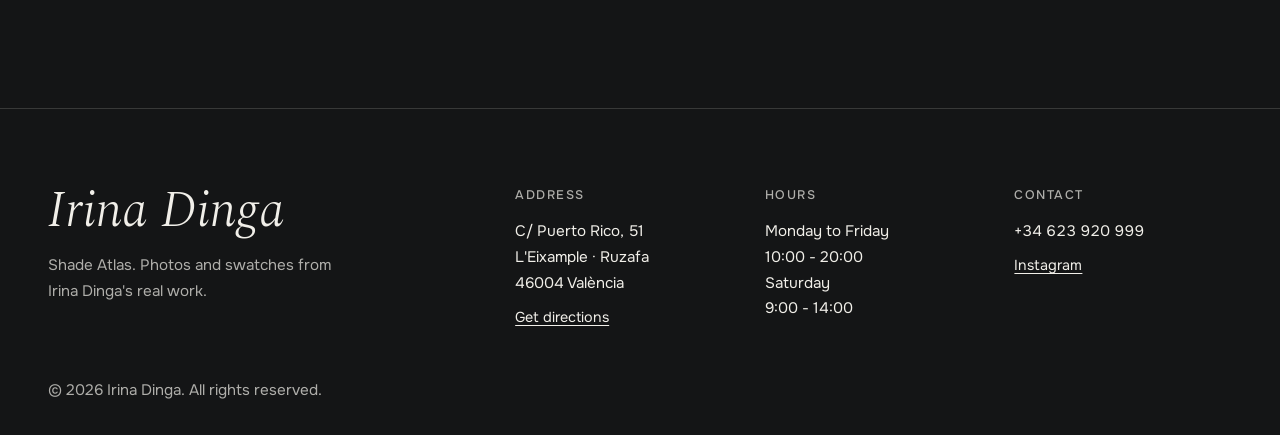
<file: site/atlas/index.html>
<!doctype html>
<html lang="es">
<head>
<meta charset="utf-8">
<meta name="viewport" content="width=device-width, initial-scale=1, viewport-fit=cover">
<title>Atlas de tonos · Irina Dinga, hairstylist en Valencia</title>
<meta name="description" content="Atlas de tonos de Irina Dinga, hairstylist en Ruzafa, Valencia: trece colores reales con nombre. Elige tu tono y reserva por WhatsApp. 5,0 en Google, 197 reseñas.">
<meta name="theme-color" content="#141516">
<meta property="og:title" content="Atlas de tonos · Irina Dinga">
<meta property="og:image" content="../assets/img/og.jpg">
<link rel="icon" href="../assets/favicon.svg" type="image/svg+xml">
<link rel="preload" as="font" type="font/woff2" href="../assets/fonts/spectral-300-italic-latin.woff2" crossorigin>
<link rel="preload" as="font" type="font/woff2" href="../assets/fonts/onest-400-normal-latin.woff2" crossorigin>
<link rel="stylesheet" href="../css/fonts-atlas.css">
<link rel="stylesheet" href="../css/atlas.css">
</head>
<body>
<a class="skip" href="#ficha" data-i18n="skip">Saltar al contenido</a>

<header class="nav" id="nav">
  <a class="logo" href="#atlas">Irina Dinga</a>
  <nav class="nav-links" aria-label="Principal">
    <a href="#ficha" data-a="navAtlas">Atlas</a>
    <a href="#metodo" data-a="navMethod">Método</a>
    <a href="#cambios" data-a="navShifts">Antes y después</a>
    <a href="#opiniones" data-a="navReviews">Opiniones</a>
    <a href="#estudio" data-a="navStudio">Estudio</a>
  </nav>
  <div class="nav-tools">
    <div class="lang" role="group" aria-label="Idioma">
      <button type="button" data-lang="es" aria-pressed="true">ES</button>
      <button type="button" data-lang="en" aria-pressed="false">EN</button>
      <button type="button" data-lang="ru" aria-pressed="false">RU</button>
    </div>
    <a class="btn btn-shade btn-sm" href="#reserva" data-a="navBook">Reservar</a>
  </div>
</header>

<main>
<!-- HERO: the fan -->
<section class="hero" id="atlas" aria-labelledby="hero-title">
  <div class="hero-grid">
    <div class="hero-copy">
      <h1 id="hero-title"><span class="h1-main" data-a="heroTitle">Atlas de tonos</span><span class="h1-sub" data-a="heroKickerName">Irina Dinga · Hairstylist en Valencia</span></h1>
      <p class="hero-lead" data-a="heroLead">Trece colores reales salidos de su sillón en Ruzafa, cada uno con su nombre.</p>

      <div class="readout" aria-live="polite">
        <span class="ro-n" id="ro-n">01</span>
        <span class="ro-name" id="ro-name">Golden Blonde</span>
        <span class="ro-chips"><i id="ro-light"></i><i id="ro-dark"></i></span>
      </div>

      <div class="hero-actions">
        <a class="btn btn-shade" href="#reserva" id="hero-cta" data-a="ctaShade">Reservar este tono</a>
        <p class="hero-rating"><svg viewBox="0 0 24 24" aria-hidden="true"><path d="M12 2.6l2.83 6.06 6.65.78-4.92 4.55 1.3 6.57L12 17.27l-5.86 3.29 1.3-6.57L2.52 9.44l6.65-.78z"/></svg><span data-a="rating">5,0 en Google · 197 reseñas</span></p>
      </div>
    </div>

    <div class="fan-wrap">
      <div class="fan" id="fan" aria-hidden="true"></div>
      <p class="fan-hint" data-a="heroHint">Toca un mechón del abanico</p>
    </div>
  </div>
  <div class="names" role="listbox" aria-label="Tonos" id="names"></div>
</section>

<!-- SHADE CARD -->
<section class="ficha" id="ficha" aria-labelledby="ficha-name">
  <div class="wrap ficha-grid">
    <figure class="ficha-photo" id="ficha-photo"></figure>
    <div class="ficha-body">
      <div class="ficha-top">
        <span class="ficha-n" id="ficha-n">01</span>
        <div class="ficha-nav">
          <button class="round" type="button" id="prev" aria-label="Tono anterior" data-a-attr="aria-label:prevShade"><svg viewBox="0 0 24 24" aria-hidden="true"><path d="M15 5l-7 7 7 7"/></svg></button>
          <button class="round" type="button" id="next" aria-label="Tono siguiente" data-a-attr="aria-label:nextShade"><svg viewBox="0 0 24 24" aria-hidden="true"><path d="M9 5l7 7-7 7"/></svg></button>
        </div>
      </div>
      <h2 class="ficha-name" id="ficha-name">Golden Blonde</h2>
      <p class="ficha-fam" id="ficha-fam">Rubio</p>
      <div class="swatches">
        <div class="sw sw-light"><span class="sw-chip" id="sw-light"></span><span class="sw-label" data-a="light">Luz</span><span class="sw-hex" id="sw-light-hex"></span></div>
        <div class="sw sw-dark"><span class="sw-chip" id="sw-dark"></span><span class="sw-label" data-a="shadow">Sombra</span><span class="sw-hex" id="sw-dark-hex"></span></div>
      </div>
      <p class="ficha-note" data-a="sampled">Muestras medidas sobre la foto real del trabajo.</p>
      <p class="ficha-meta"><span data-a="posted">Publicado en Instagram</span>, <span id="ficha-date"></span> · <a id="ficha-link" href="#" target="_blank" rel="noopener" data-a="seePost">Ver en Instagram</a></p>
      <a class="btn btn-ink" href="#reserva" id="ficha-cta" data-a="ctaShade">Reservar este tono</a>
    </div>
  </div>
</section>

<!-- METHOD -->
<section class="method" id="metodo" aria-labelledby="method-title">
  <div class="wrap">
    <div class="method-head">
      <h2 class="h2" id="method-title" data-a="methodTitle">Antes del color, Irina te mira a ti</h2>
      <p class="lede" data-a="methodLead">Un tono no se elige en una carta. Se elige en tu cara.</p>
    </div>
    <ol class="criteria">
      <li><h3 data-a="m1t">Piel</h3><p data-a="m1"></p></li>
      <li><h3 data-a="m2t">Ojos</h3><p data-a="m2"></p></li>
      <li><h3 data-a="m3t">Cejas</h3><p data-a="m3"></p></li>
      <li><h3 data-a="m4t">Historia del pelo</h3><p data-a="m4"></p></li>
    </ol>
    <div class="rule">
      <div class="rule-left">
        <p class="rule-text" data-a="ruleText">Si tu pelo no está listo para aclarar, hoy no se aclara.</p>
      </div>
      <figure class="rule-quote">
        <blockquote><p data-a="ruleQuote"></p></blockquote>
        <figcaption data-a="ruleCite">Arantxa M., reseña en Google</figcaption>
      </figure>
    </div>
  </div>
</section>

<!-- SHIFTS -->
<section class="shifts" id="cambios" aria-labelledby="shifts-title">
  <div class="wrap">
    <div class="sec-head">
      <h2 class="h2" id="shifts-title" data-a="shiftsTitle">De un tono a otro</h2>
      <p class="lede" data-a="shiftsLead">El color medido en la foto de antes y en la de después.</p>
    </div>
    <ol class="shift-list" id="shift-list"></ol>
  </div>
</section>

<!-- SPEC SHEET + REVIEWS -->
<section class="spec" id="opiniones" aria-labelledby="spec-title">
  <div class="wrap spec-grid">
    <div>
      <h2 class="h2" id="spec-title" data-a="specTitle">Ficha técnica</h2>
      <dl class="spec-table">
        <div><dt data-a="sp1"></dt><dd data-a="sp1v"></dd></div>
        <div><dt data-a="sp2"></dt><dd data-a="sp2v"></dd></div>
        <div><dt data-a="sp3"></dt><dd data-a="sp3v"></dd></div>
        <div><dt data-a="sp4"></dt><dd data-a="sp4v"></dd></div>
        <div><dt data-a="sp5"></dt><dd data-a="sp5v"></dd></div>
        <div><dt data-a="sp6"></dt><dd data-a="sp6v"></dd></div>
      </dl>
    </div>
    <div class="quotes" id="quotes"></div>
  </div>
</section>

<!-- SERVICES -->
<section class="services" aria-labelledby="services-title">
  <div class="wrap">
    <h2 class="h2" id="services-title" data-a="servicesTitle">Carta de servicios</h2>
    <p class="lede" data-i18n="servicesLede"></p>
    <div class="svc-cols" id="svc-cols"></div>
  </div>
</section>

<!-- BOOKING -->
<section class="book" id="reserva" aria-labelledby="book-title">
  <div class="wrap">
    <div class="sec-head">
      <h2 class="h2" id="book-title" data-a="bookTitle">Reserva con tu tono</h2>
      <p class="lede" data-a="bookLead"></p>
    </div>
    <form class="book-card" id="booking" novalidate>
      <div class="book-main">
        <fieldset class="field">
          <legend data-a="fShade">Tono deseado</legend>
          <div class="tress-pick" id="opt-shade"></div>
        </fieldset>
        <fieldset class="field">
          <legend data-i18n="fService">Servicio</legend>
          <div class="opt-grid" id="opt-service"></div>
        </fieldset>
        <fieldset class="field">
          <legend data-i18n="fDay">Día</legend>
          <div class="days" id="opt-day"></div>
        </fieldset>
        <fieldset class="field">
          <legend data-i18n="fTime">Hora</legend>
          <div class="times" id="opt-time"></div>
        </fieldset>
        <fieldset class="field">
          <legend data-i18n="fYou">Tus datos</legend>
          <div class="you-grid">
            <label class="input"><span data-i18n="fName">Nombre</span><input id="f-name" type="text" autocomplete="given-name" maxlength="60" data-i18n-attr="placeholder:fNamePh"></label>
            <div class="input"><span id="first-label" data-i18n="fFirst">¿Primera visita?</span>
              <div class="seg" role="radiogroup" aria-labelledby="first-label">
                <label><input type="radio" name="first" value="yes"><span data-i18n="yes">Sí</span></label>
                <label><input type="radio" name="first" value="no"><span data-i18n="no">No</span></label>
              </div>
            </div>
            <label class="input input-wide"><span data-i18n="fNote">Comentario (opcional)</span><textarea id="f-note" rows="2" maxlength="400" data-i18n-attr="placeholder:fNotePh"></textarea></label>
          </div>
        </fieldset>
      </div>
      <aside class="book-side" aria-live="polite">
        <div class="side-tress" id="side-tress"></div>
        <dl class="summary" id="summary"></dl>
        <p class="err" id="book-err" hidden></p>
        <a class="btn btn-shade btn-wide" id="send" href="#" target="_blank" rel="noopener"><span data-i18n="send">Enviar por WhatsApp</span></a>
        <p class="side-note" data-i18n="sendNote"></p>
      </aside>
    </form>
  </div>
</section>
</main>

<footer class="foot" id="estudio">
  <div class="wrap foot-grid">
    <div class="foot-brand"><p class="foot-logo">Irina Dinga</p><p class="foot-note" data-a="footNote"></p></div>
    <div><h3 data-i18n="footAddress">Dirección</h3><p>C/ Puerto Rico, 51<br>L'Eixample · Ruzafa<br>46004 València</p><a class="foot-link" id="maps-link" href="#" target="_blank" rel="noopener" data-i18n="directions">Cómo llegar</a></div>
    <div><h3 data-i18n="footHours">Horario</h3><p><span data-i18n="dayMonFri">Lunes a viernes</span><br>10:00 - 20:00<br><span data-i18n="daySat">Sábado</span><br>9:00 - 14:00</p></div>
    <div><h3 data-i18n="footContact">Contacto</h3><p class="phone">+34 623 920 999</p><a class="foot-link" id="ig-link" href="#" target="_blank" rel="noopener">Instagram</a></div>
  </div>
  <p class="wrap foot-legal">© 2026 Irina Dinga. <span data-i18n="footRights">Todos los derechos reservados.</span></p>
</footer>

<div class="mcta" id="mcta"><a class="btn btn-shade btn-wide" href="#reserva" data-a="ctaShade">Reservar este tono</a></div>

<script src="../js/config.js"></script>
<script src="../js/content.js"></script>
<script src="../js/atlas-content.js"></script>
<script src="../js/atlas.js"></script>
</body>
</html>
</file>
<file: site/css/fonts.css>
/* Self-hosted Google Fonts (OFL): Bodoni Moda, Jost, Prata */
@font-face {
  font-family: 'Bodoni Moda';
  font-style: italic;
  font-weight: 400 700;
  font-display: swap;
  src: url(../assets/fonts/bodoni-moda-italic-latin-ext.woff2) format('woff2');
  unicode-range: U+0100-02BA, U+02BD-02C5, U+02C7-02CC, U+02CE-02D7, U+02DD-02FF, U+0304, U+0308, U+0329, U+1D00-1DBF, U+1E00-1E9F, U+1EF2-1EFF, U+2020, U+20A0-20AB, U+20AD-20C0, U+2113, U+2C60-2C7F, U+A720-A7FF;
}
@font-face {
  font-family: 'Bodoni Moda';
  font-style: italic;
  font-weight: 400 700;
  font-display: swap;
  src: url(../assets/fonts/bodoni-moda-italic-latin.woff2) format('woff2');
  unicode-range: U+0000-00FF, U+0131, U+0152-0153, U+02BB-02BC, U+02C6, U+02DA, U+02DC, U+0304, U+0308, U+0329, U+2000-206F, U+20AC, U+2122, U+2191, U+2193, U+2212, U+2215, U+FEFF, U+FFFD;
}
@font-face {
  font-family: 'Bodoni Moda';
  font-style: normal;
  font-weight: 400 700;
  font-display: swap;
  src: url(../assets/fonts/bodoni-moda-normal-latin-ext.woff2) format('woff2');
  unicode-range: U+0100-02BA, U+02BD-02C5, U+02C7-02CC, U+02CE-02D7, U+02DD-02FF, U+0304, U+0308, U+0329, U+1D00-1DBF, U+1E00-1E9F, U+1EF2-1EFF, U+2020, U+20A0-20AB, U+20AD-20C0, U+2113, U+2C60-2C7F, U+A720-A7FF;
}
@font-face {
  font-family: 'Bodoni Moda';
  font-style: normal;
  font-weight: 400 700;
  font-display: swap;
  src: url(../assets/fonts/bodoni-moda-normal-latin.woff2) format('woff2');
  unicode-range: U+0000-00FF, U+0131, U+0152-0153, U+02BB-02BC, U+02C6, U+02DA, U+02DC, U+0304, U+0308, U+0329, U+2000-206F, U+20AC, U+2122, U+2191, U+2193, U+2212, U+2215, U+FEFF, U+FFFD;
}
@font-face {
  font-family: 'Jost';
  font-style: normal;
  font-weight: 400;
  font-display: swap;
  src: url(../assets/fonts/jost-normal-cyrillic.woff2) format('woff2');
  unicode-range: U+0301, U+0400-045F, U+0490-0491, U+04B0-04B1, U+2116;
}
@font-face {
  font-family: 'Jost';
  font-style: normal;
  font-weight: 400;
  font-display: swap;
  src: url(../assets/fonts/jost-normal-latin-ext.woff2) format('woff2');
  unicode-range: U+0100-02BA, U+02BD-02C5, U+02C7-02CC, U+02CE-02D7, U+02DD-02FF, U+0304, U+0308, U+0329, U+1D00-1DBF, U+1E00-1E9F, U+1EF2-1EFF, U+2020, U+20A0-20AB, U+20AD-20C0, U+2113, U+2C60-2C7F, U+A720-A7FF;
}
@font-face {
  font-family: 'Jost';
  font-style: normal;
  font-weight: 400;
  font-display: swap;
  src: url(../assets/fonts/jost-normal-latin.woff2) format('woff2');
  unicode-range: U+0000-00FF, U+0131, U+0152-0153, U+02BB-02BC, U+02C6, U+02DA, U+02DC, U+0304, U+0308, U+0329, U+2000-206F, U+20AC, U+2122, U+2191, U+2193, U+2212, U+2215, U+FEFF, U+FFFD;
}
@font-face {
  font-family: 'Jost';
  font-style: normal;
  font-weight: 500;
  font-display: swap;
  src: url(../assets/fonts/jost-normal-cyrillic.woff2) format('woff2');
  unicode-range: U+0301, U+0400-045F, U+0490-0491, U+04B0-04B1, U+2116;
}
@font-face {
  font-family: 'Jost';
  font-style: normal;
  font-weight: 500;
  font-display: swap;
  src: url(../assets/fonts/jost-normal-latin-ext.woff2) format('woff2');
  unicode-range: U+0100-02BA, U+02BD-02C5, U+02C7-02CC, U+02CE-02D7, U+02DD-02FF, U+0304, U+0308, U+0329, U+1D00-1DBF, U+1E00-1E9F, U+1EF2-1EFF, U+2020, U+20A0-20AB, U+20AD-20C0, U+2113, U+2C60-2C7F, U+A720-A7FF;
}
@font-face {
  font-family: 'Jost';
  font-style: normal;
  font-weight: 500;
  font-display: swap;
  src: url(../assets/fonts/jost-normal-latin.woff2) format('woff2');
  unicode-range: U+0000-00FF, U+0131, U+0152-0153, U+02BB-02BC, U+02C6, U+02DA, U+02DC, U+0304, U+0308, U+0329, U+2000-206F, U+20AC, U+2122, U+2191, U+2193, U+2212, U+2215, U+FEFF, U+FFFD;
}
@font-face {
  font-family: 'Prata';
  font-style: normal;
  font-weight: 400;
  font-display: swap;
  src: url(../assets/fonts/prata-normal-cyrillic.woff2) format('woff2');
  unicode-range: U+0301, U+0400-045F, U+0490-0491, U+04B0-04B1, U+2116;
}
@font-face {
  font-family: 'Prata';
  font-style: normal;
  font-weight: 400;
  font-display: swap;
  src: url(../assets/fonts/prata-normal-latin.woff2) format('woff2');
  unicode-range: U+0000-00FF, U+0131, U+0152-0153, U+02BB-02BC, U+02C6, U+02DA, U+02DC, U+0304, U+0308, U+0329, U+2000-206F, U+20AC, U+2122, U+2191, U+2193, U+2212, U+2215, U+FEFF, U+FFFD;
}
</file>
<file: site/css/styles.css>
/* IRINA, a fashion-monthly issue for one stylist.
   Cobalt cover stock, gloss-white inner pages, Didone masthead, reply-card booking.
   Single committed look (no dark variant by choice): every colour is set explicitly. */
:root {
  /* colour */
  --cobalt: #1b3a9a;
  --cobalt-deep: #132c78;
  --cobalt-ink: #0d2160;
  --paper: #f6f6f3;
  --white: #ffffff;
  --ink: #121216;
  --ink-soft: #4f4f58;
  --ink-faint: #8b8b94;
  --line: rgba(18, 18, 22, .13);
  --line-strong: rgba(18, 18, 22, .28);
  --on-cobalt: #ffffff;
  --on-cobalt-soft: rgba(255, 255, 255, .8);
  --on-cobalt-line: rgba(255, 255, 255, .28);
  --night: #0f1013;
  --on-night-soft: rgba(255, 255, 255, .7);

  /* type */
  --display: "Bodoni Moda", "Prata", "Didot", "Bodoni 72", "Times New Roman", serif;
  --sans: "Jost", "Futura", "Avenir Next", "Century Gothic", system-ui, sans-serif;

  /* layout */
  --gutter: clamp(1rem, 4vw, 3rem);
  --max: 88rem;
  --nav-h: 4.25rem;
  --section: clamp(5rem, 11vw, 10rem);

  /* motion */
  --ease-out: cubic-bezier(.23, 1, .32, 1);
  --ease-io: cubic-bezier(.77, 0, .175, 1);

  color-scheme: light;
}

*, *::before, *::after { box-sizing: border-box; }
html { -webkit-text-size-adjust: 100%; scroll-behavior: smooth; scroll-padding-top: var(--nav-h); }
body {
  margin: 0;
  background: var(--paper);
  color: var(--ink);
  font-family: var(--sans);
  font-size: 1.0625rem;
  line-height: 1.6;
  font-weight: 400;
  -webkit-font-smoothing: antialiased;
  text-rendering: optimizeLegibility;
  overflow-x: clip;
}
img, video { display: block; max-width: 100%; height: auto; }
a { color: inherit; text-underline-offset: .22em; text-decoration-thickness: 1px; }
button { font: inherit; color: inherit; cursor: pointer; }
p, h1, h2, h3, figure, blockquote, dl, dd, ol, ul { margin: 0; }
ol, ul { padding: 0; list-style: none; }
em { font-style: italic; }
::selection { background: var(--cobalt); color: var(--white); }
:focus-visible { outline: 2px solid var(--cobalt); outline-offset: 3px; border-radius: 2px; }
.cover :focus-visible, .rule :focus-visible, .book .book-head :focus-visible, .nav:not(.is-solid) :focus-visible, .menu :focus-visible, .beyond :focus-visible, .foot :focus-visible { outline-color: var(--white); }
[hidden] { display: none !important; }

.skip { position: absolute; left: 1rem; top: -4rem; z-index: 100; background: var(--white); color: var(--ink); padding: .6rem 1rem; }
.skip:focus { top: 1rem; }

.wrap { max-width: var(--max); margin-inline: auto; padding-inline: var(--gutter); }

/* ---------- type scale ---------- */
.h2 {
  font-family: var(--display);
  font-weight: 400;
  font-size: clamp(2.5rem, 5.2vw, 5rem);
  line-height: 1;
  letter-spacing: -.02em;
  text-wrap: balance;
}
.h3 { font-family: var(--display); font-weight: 400; font-size: clamp(1.7rem, 2.6vw, 2.4rem); line-height: 1.1; letter-spacing: -.01em; }
.h-small { font: 500 .78rem/1.2 var(--sans); letter-spacing: .18em; text-transform: uppercase; }
.lede { font-size: clamp(1.05rem, 1.3vw, 1.2rem); color: var(--ink-soft); max-width: 36ch; text-wrap: pretty; }
.note { font-size: .875rem; color: var(--ink-soft); }

/* ---------- buttons ---------- */
.btn {
  display: inline-flex; align-items: center; justify-content: center; gap: .6rem;
  min-height: 2.9rem; padding: .7rem 1.4rem;
  font: 500 .8rem/1 var(--sans); letter-spacing: .16em; text-transform: uppercase; text-decoration: none;
  border: 1px solid transparent; border-radius: 0;
  transition: background-color .2s ease, color .2s ease, border-color .2s ease, transform .16s var(--ease-out);
}
.btn:active { transform: scale(.97); }
.btn svg { width: 1.15rem; height: 1.15rem; fill: none; stroke: currentColor; stroke-width: 1.6; stroke-linejoin: round; }
.btn-ink { background: var(--ink); color: var(--white); }
.btn-ink:hover { background: var(--cobalt); }
.btn-line { border-color: var(--line-strong); color: var(--ink); }
.btn-line:hover { border-color: var(--ink); }
.btn-cobalt { background: var(--cobalt); color: var(--white); }
.btn-cobalt:hover { background: var(--cobalt-deep); }

.round {
  width: 3rem; height: 3rem; border-radius: 50%; border: 1px solid var(--line-strong); background: transparent;
  display: grid; place-items: center; transition: background-color .2s ease, border-color .2s ease, transform .16s var(--ease-out);
}
.round:hover { background: var(--ink); border-color: var(--ink); color: var(--white); }
.round:active { transform: scale(.94); }
.round:disabled { opacity: .3; pointer-events: none; }
.round svg { width: 1.1rem; height: 1.1rem; fill: none; stroke: currentColor; stroke-width: 1.6; }

.link-arrow { display: inline-flex; align-items: center; gap: .5rem; font: 500 .8rem/1 var(--sans); letter-spacing: .16em; text-transform: uppercase; text-decoration: none; }
.link-arrow svg { width: 1.1rem; height: 1.1rem; fill: none; stroke: currentColor; stroke-width: 1.5; transition: transform .25s var(--ease-out); }
.link-arrow:hover svg { transform: translateX(4px); }

/* ---------- nav ---------- */
.nav {
  position: fixed; inset: 0 0 auto 0; z-index: 50;
  height: calc(var(--nav-h) + env(safe-area-inset-top, 0px));
  padding: env(safe-area-inset-top, 0px) var(--gutter) 0;
  display: flex; align-items: center; justify-content: space-between; gap: 1.5rem;
  color: var(--on-cobalt);
  transition: background-color .35s ease, color .35s ease, box-shadow .35s ease;
}
.nav.is-solid { background: rgba(246, 246, 243, .94); color: var(--ink); box-shadow: 0 1px 0 var(--line); -webkit-backdrop-filter: saturate(1.4) blur(14px); backdrop-filter: saturate(1.4) blur(14px); }
.nav-logo { font-family: var(--display); font-size: 1.35rem; letter-spacing: .01em; text-decoration: none; white-space: nowrap; opacity: 0; transform: translateY(6px); transition: opacity .35s ease, transform .45s var(--ease-out); }
.nav.is-solid .nav-logo, .nav.menu-open .nav-logo { opacity: 1; transform: none; }
.nav-links { display: flex; gap: clamp(1rem, 2.2vw, 2.25rem); }
.nav-links a, .nav-menu { font: 500 .75rem/1 var(--sans); letter-spacing: .18em; text-transform: uppercase; text-decoration: none; padding: .5rem 0; background: none; border: 0; position: relative; }
.nav-links a::after { content: ""; position: absolute; left: 0; right: 0; bottom: .1rem; height: 1px; background: currentColor; transform: scaleX(0); transform-origin: right; transition: transform .35s var(--ease-out); }
.nav-links a:hover::after { transform: scaleX(1); transform-origin: left; }
.nav-tools { display: flex; align-items: center; gap: 1.1rem; }
.lang { display: flex; gap: .15rem; }
.lang button { background: none; border: 0; padding: .45rem .4rem; font: 500 .72rem/1 var(--sans); letter-spacing: .12em; opacity: .55; transition: opacity .2s ease; position: relative; }
.lang button:hover { opacity: .9; }
.lang button[aria-pressed="true"] { opacity: 1; }
.lang button[aria-pressed="true"]::after { content: ""; position: absolute; left: .4rem; right: .4rem; bottom: .15rem; height: 1px; background: currentColor; }
.btn-nav { min-height: 2.5rem; padding: .55rem 1.1rem; background: var(--white); color: var(--cobalt); }
.btn-nav:hover { background: var(--paper); }
.nav.is-solid .btn-nav { background: var(--cobalt); color: var(--white); }
.nav.is-solid .btn-nav:hover { background: var(--cobalt-deep); }
.nav-menu { display: none; }

.menu {
  position: fixed; inset: 0; z-index: 45; background: var(--cobalt); color: var(--on-cobalt);
  padding: calc(var(--nav-h) + 2rem + env(safe-area-inset-top, 0px)) var(--gutter) calc(2rem + env(safe-area-inset-bottom, 0px));
  display: flex; flex-direction: column; justify-content: space-between;
  animation: menu-in .45s var(--ease-out);
}
@keyframes menu-in { from { clip-path: inset(0 0 100% 0); } to { clip-path: inset(0 0 0 0); } }
.menu-links { display: flex; flex-direction: column; gap: .2rem; }
.menu-links a { font-family: var(--display); font-size: clamp(2.4rem, 11vw, 3.6rem); line-height: 1.1; text-decoration: none; }
.menu-links a:last-child { font-style: italic; }
.menu-foot { font-size: .875rem; color: var(--on-cobalt-soft); }
.nav.menu-open { color: var(--on-cobalt); background: transparent; box-shadow: none; -webkit-backdrop-filter: none; backdrop-filter: none; }
.nav.menu-open .btn-nav { background: var(--white); color: var(--cobalt); }

/* ---------- cover ---------- */
.cover {
  position: relative; overflow: hidden;
  background: var(--cobalt); color: var(--on-cobalt);
  padding: calc(var(--nav-h) + env(safe-area-inset-top, 0px) + .75rem) var(--gutter) clamp(2rem, 4vw, 3.5rem);
}
.masthead {
  font-family: var(--display); font-weight: 400;
  line-height: .78; letter-spacing: -.012em; text-align: center; white-space: nowrap;
  font-size: 13vw; /* refined by fit script */
  margin-inline: auto; max-width: var(--max);
}
.masthead [data-fit] { display: block; }
.mh-stack { display: none; }
.cover-grid {
  max-width: var(--max); margin: 0 auto; position: relative; z-index: 2;
  display: grid; grid-template-columns: minmax(0, 1fr) minmax(0, min(34vw, 33rem)) minmax(0, 1fr);
  grid-template-areas: "lines photo side";
  gap: clamp(1.5rem, 3.2vw, 3.5rem); align-items: stretch;
  margin-top: calc(-1 * clamp(1.5rem, 3.4vw, 3.6rem));
}
.cover-lines { grid-area: lines; display: flex; flex-direction: column; gap: 1.1rem; padding: clamp(2.5rem, 4.5vw, 5rem) 0 .4rem; }
.cl-role { margin-bottom: auto; }
.cl-role { font: 500 .78rem/1.2 var(--sans); letter-spacing: .24em; text-transform: uppercase; color: var(--on-cobalt-soft); }
.cl-lead { font-family: var(--display); font-weight: 400; font-size: clamp(2rem, 3.35vw, 3.5rem); line-height: 1.02; letter-spacing: -.015em; text-wrap: balance; max-width: 11ch; }
.cl-lead em { font-style: italic; }
:lang(ru) .cl-lead em { font-style: normal; text-decoration: underline; text-decoration-thickness: 1px; text-underline-offset: .14em; }
h1, h2, h3, blockquote, .cl-line, .signature, .plate-name, .cover-credit, .shade-name, .slot-flex span, .svc-price { font-synthesis: none; }
.cl-line { font-family: var(--display); font-style: italic; font-size: clamp(1.15rem, 1.5vw, 1.45rem); line-height: 1.2; max-width: 18ch; padding-top: 1rem; border-top: 1px solid var(--on-cobalt-line); }
.cl-rating { display: flex; align-items: center; flex-wrap: wrap; gap: .45rem; font-size: .9rem; color: var(--on-cobalt-soft); }
.cl-rating strong { font: 400 1.3rem/1 var(--display); color: var(--on-cobalt); }
.star { width: 1rem; height: 1rem; fill: var(--on-cobalt); }

.cover-photo { grid-area: photo; position: relative; aspect-ratio: 4 / 5; background: var(--cobalt-deep); overflow: hidden; }
.cover-photo img { width: 100%; height: 100%; object-fit: cover; object-position: 50% 30%; }

.cover-side { grid-area: side; display: flex; flex-direction: column; justify-content: flex-end; gap: 2rem; padding-top: clamp(2.5rem, 4.5vw, 5rem); }
.cover-credit { font: 400 .9rem/1.4 var(--sans); color: var(--on-cobalt-soft); max-width: 22ch; }
.cover-credit em { font-family: var(--display); font-size: 1.1em; color: var(--on-cobalt); }

/* tip-on reply card */
.tipon {
  position: relative; background: var(--white); color: var(--ink);
  padding: 1.6rem 1.4rem 1.25rem; max-width: 22rem;
  transform: rotate(-1deg); transform-origin: 30% 100%; backface-visibility: hidden;
  box-shadow: 0 24px 40px -20px rgba(0, 0, 0, .45), 0 3px 8px rgba(0, 0, 0, .18);
}
.tipon::before {
  content: ""; position: absolute; left: 0; right: 0; top: -5px; height: 10px;
  background: radial-gradient(circle at 5px 5px, var(--cobalt) 3.2px, transparent 3.8px) 0 0 / 14px 10px repeat-x;
}
.tip-title { font-family: var(--display); font-weight: 400; font-size: 1.75rem; line-height: 1.05; }
.tip-ask { margin-top: .35rem; font-size: .9rem; color: var(--ink-soft); }
.chips { display: flex; flex-wrap: wrap; gap: .4rem; margin-top: .9rem; }
.chip {
  background: transparent; border: 1px solid var(--line-strong); border-radius: 999px;
  padding: .5rem .85rem; font: 500 .8rem/1 var(--sans); letter-spacing: .02em;
  transition: background-color .18s ease, color .18s ease, border-color .18s ease, transform .16s var(--ease-out);
}
.chip:hover { background: var(--cobalt); border-color: var(--cobalt); color: var(--white); }
.chip:active { transform: scale(.95); }
.tip-foot { margin-top: 1rem; padding-top: .8rem; border-top: 1px dashed var(--line-strong); font-size: .78rem; color: var(--ink-soft); }

/* cover load sequence: the one orchestrated moment */
@media (prefers-reduced-motion: no-preference) {
  .js .masthead .mh-line, .js .masthead .mh-stack > span { animation: rise 1.1s var(--ease-out) both; }
  .js .masthead .mh-stack > span:nth-child(2) { animation-delay: .08s; }
  .js .cover-photo { animation: unveil 1.2s var(--ease-io) .15s both; }
  .js .cover-photo img { animation: settle 1.8s var(--ease-out) .15s both; }
  .js .cover-lines > * { animation: fade-up .9s var(--ease-out) both; }
  .js .cover-lines > *:nth-child(1) { animation-delay: .45s; }
  .js .cover-lines > *:nth-child(2) { animation-delay: .55s; }
  .js .cover-lines > *:nth-child(3) { animation-delay: .65s; }
  .js .cover-lines > *:nth-child(4) { animation-delay: .75s; }
  .js .cover-credit { animation: fade-up .9s var(--ease-out) .6s both; }
  .js .tipon { animation: tip-in 1s var(--ease-out) .8s both; }
}
@keyframes rise { from { clip-path: inset(0 0 100% 0); transform: translateY(.18em); } to { clip-path: inset(0 0 -10% 0); transform: none; } }
@keyframes unveil { from { clip-path: inset(100% 0 0 0); } to { clip-path: inset(0 0 0 0); } }
@keyframes settle { from { transform: scale(1.12); } to { transform: scale(1); } }
@keyframes fade-up { from { opacity: 0; transform: translateY(14px); } to { opacity: 1; transform: none; } }
@keyframes tip-in { from { opacity: 0; transform: translateY(28px) rotate(2deg); } to { opacity: 1; transform: rotate(-1deg); } }

/* ---------- letter ---------- */
.letter { background: var(--paper); padding-block: var(--section); }
.letter-grid { display: grid; grid-template-columns: repeat(12, minmax(0, 1fr)); gap: clamp(1.5rem, 3vw, 3rem); align-items: center; }
.letter-photo { grid-column: 1 / 6; aspect-ratio: 4 / 5; overflow: hidden; background: #e7e7e3; }
.letter-photo img { width: 100%; height: 100%; object-fit: cover; object-position: 50% 20%; }
.letter-body { grid-column: 7 / 13; display: grid; gap: 2rem; }
.letter-text { display: grid; gap: 1.1rem; max-width: 34rem; font-size: 1.125rem; line-height: 1.65; }
.dropcap::first-letter {
  float: left; font-family: var(--display); font-weight: 400; font-size: 4.6em; line-height: .78;
  padding: .08em .12em 0 0; color: var(--cobalt);
}
.signature { font-family: var(--display); font-style: italic; font-size: clamp(1.8rem, 2.6vw, 2.4rem); line-height: 1; color: var(--cobalt); }
.facts { display: grid; grid-template-columns: repeat(3, minmax(0, 1fr)); gap: 1.5rem; padding-top: 1.75rem; border-top: 1px solid var(--line); }
.facts > div { display: grid; gap: .5rem; align-content: start; }
.facts dt { font-family: var(--display); font-size: clamp(2.2rem, 3.2vw, 3rem); line-height: .9; }
.facts dd { font-size: .9rem; line-height: 1.45; color: var(--ink-soft); }

/* ---------- shade index ---------- */
.index { background: var(--white); padding-block: var(--section); }
.index-grid {
  display: grid; grid-template-columns: repeat(12, minmax(0, 1fr)); column-gap: clamp(1.5rem, 3vw, 3rem);
  grid-template-areas: "head head head head head plate plate plate plate plate plate plate" "list list list list list plate plate plate plate plate plate plate";
  grid-template-rows: auto 1fr;
}
.index-head { grid-area: head; display: grid; gap: 1.1rem; padding-bottom: 2rem; }
.filters { display: flex; flex-wrap: wrap; gap: .35rem; margin-top: .6rem; }
.filters button {
  background: none; border: 1px solid var(--line); border-radius: 999px; padding: .45rem .9rem;
  font: 500 .75rem/1 var(--sans); letter-spacing: .1em; text-transform: uppercase; color: var(--ink-soft);
  transition: background-color .2s ease, color .2s ease, border-color .2s ease;
}
.filters button:hover { border-color: var(--ink); color: var(--ink); }
.filters button[aria-pressed="true"] { background: var(--ink); border-color: var(--ink); color: var(--white); }
.shade-list { grid-area: list; align-self: start; counter-reset: shade; }
.shade-list li { border-bottom: 1px solid var(--line); }
.shade-list li:first-child { border-top: 1px solid var(--line); }
.shade {
  width: 100%; display: flex; align-items: baseline; justify-content: space-between; gap: 1rem;
  background: none; border: 0; padding: .7rem 0; text-align: left;
  color: var(--ink-faint);
  transition: color .25s ease;
}
.shade-name { font-family: var(--display); font-weight: 400; font-size: clamp(1.55rem, 2.5vw, 2.5rem); line-height: 1.05; letter-spacing: -.01em; transition: transform .45s var(--ease-out); }
.shade-fam { font: 500 .7rem/1 var(--sans); letter-spacing: .14em; text-transform: uppercase; white-space: nowrap; }
.shade:hover { color: var(--ink); }
.shade[aria-current="true"] { color: var(--cobalt); }
.shade[aria-current="true"] .shade-name { font-style: italic; transform: translateX(.35rem); }
.plate {
  grid-area: plate; align-self: start; position: sticky; top: calc(var(--nav-h) + 1.5rem);
  justify-self: end; width: 100%; max-width: calc((100svh - var(--nav-h) - 7rem) * .8);
}
.plate-frame { position: relative; aspect-ratio: 4 / 5; overflow: hidden; background: #ececea; }
.plate-frame img { position: absolute; inset: 0; width: 100%; height: 100%; object-fit: cover; opacity: 0; transform: scale(1.045); transition: opacity .6s var(--ease-out), transform 1.4s var(--ease-out); }
.plate-frame img.is-on { opacity: 1; transform: scale(1); }
.plate-cap { display: flex; flex-wrap: wrap; align-items: baseline; gap: .4rem 1rem; padding-top: .9rem; }
.plate-name { font-family: var(--display); font-style: italic; font-size: 1.35rem; }
.plate-meta { font-size: .85rem; color: var(--ink-soft); }
.plate-link { margin-left: auto; font: 500 .72rem/1 var(--sans); letter-spacing: .14em; text-transform: uppercase; }

/* ---------- before / after ---------- */
.ba { background: var(--paper); padding-block: var(--section); overflow: hidden; }
.ba-head { display: flex; align-items: flex-end; justify-content: space-between; gap: 2rem; margin-bottom: clamp(2rem, 4vw, 3.5rem); }
.ba-head > div:first-child { display: grid; gap: 1rem; }
.ba-ctrl { display: flex; gap: .6rem; }
.ba-track {
  display: flex; gap: clamp(1rem, 2.5vw, 2.5rem); overflow-x: auto; scroll-snap-type: x mandatory; overscroll-behavior-x: contain;
  padding-inline: max(var(--gutter), calc((100vw - var(--max)) / 2 + var(--gutter)));
  scroll-padding-inline: max(var(--gutter), calc((100vw - var(--max)) / 2 + var(--gutter)));
  scrollbar-width: none; padding-bottom: .5rem;
}
.ba-track::-webkit-scrollbar { display: none; }
.ba-track:focus-visible { outline-offset: -2px; }
.ba-item { flex: 0 0 min(52rem, 84vw); scroll-snap-align: start; display: grid; gap: 1rem; }
.ba-pair { display: grid; grid-template-columns: 1fr 1fr; gap: clamp(.35rem, .8vw, .75rem); }
.ba-pair figure { position: relative; }
.ba-pair img { width: 100%; aspect-ratio: 4 / 5; object-fit: cover; background: #e6e6e2; }
.ba-pair figcaption { margin-top: .55rem; font: 500 .7rem/1 var(--sans); letter-spacing: .16em; text-transform: uppercase; color: var(--ink-soft); }
.ba-pair figure:last-child figcaption { color: var(--cobalt); }
.ba-meta { display: flex; flex-wrap: wrap; align-items: baseline; gap: .25rem 1rem; }
.ba-title { font-family: var(--display); font-size: clamp(1.4rem, 2vw, 1.9rem); line-height: 1.1; }
.ba-note { font-size: .9rem; color: var(--ink-soft); }

/* ---------- rule + visit ---------- */
.rule { background: var(--cobalt); color: var(--on-cobalt); padding-block: var(--section); }
.rule .wrap { display: grid; grid-template-columns: repeat(12, minmax(0, 1fr)); column-gap: clamp(1.5rem, 3vw, 3rem); }
.rule .wrap > * { grid-column: 1 / -1; }
.rule-quote { grid-column: 1 / 11; }
.rule-quote blockquote p {
  font-family: var(--display); font-style: italic; font-weight: 400;
  font-size: clamp(1.9rem, 4.6vw, 4.4rem); line-height: 1.08; letter-spacing: -.012em; text-wrap: balance;
}
.rule-quote blockquote p::before { content: "«"; margin-right: .08em; }
.rule-quote blockquote p::after { content: "»"; margin-left: .08em; }
html[lang="en"] .rule-quote blockquote p::before { content: "“"; }
html[lang="en"] .rule-quote blockquote p::after { content: "”"; }
.rule-quote figcaption { margin-top: 1.5rem; font: 500 .78rem/1.3 var(--sans); letter-spacing: .16em; text-transform: uppercase; color: var(--on-cobalt-soft); }
.rule .wrap > .rule-house { grid-column: 8 / 13; }
.rule-house { margin-top: clamp(3rem, 6vw, 5rem); padding-top: 1.25rem; border-top: 1px solid var(--on-cobalt-line); font-family: var(--display); font-size: clamp(1.3rem, 2vw, 1.75rem); line-height: 1.2; max-width: 26ch; }
.visit-title { margin-top: clamp(4rem, 8vw, 7rem); }
.visit { display: grid; grid-template-columns: repeat(4, minmax(0, 1fr)); gap: clamp(1.5rem, 3vw, 3rem); margin-top: 2rem; counter-reset: visit; }
.visit li { padding-top: 1.25rem; border-top: 1px solid var(--on-cobalt-line); display: grid; gap: .7rem; align-content: start; }
.visit h3 { font-family: var(--display); font-style: italic; font-weight: 400; font-size: clamp(1.5rem, 2vw, 1.9rem); line-height: 1.1; }
.visit p { font-size: .98rem; line-height: 1.6; color: var(--on-cobalt-soft); max-width: 30ch; }

/* ---------- services ---------- */
.services { background: var(--paper); padding-block: var(--section); }
.services-grid { display: grid; grid-template-columns: repeat(12, minmax(0, 1fr)); gap: clamp(1.5rem, 3vw, 3rem); }
.services-head { grid-column: 1 / 5; display: grid; gap: 1.25rem; align-content: start; position: sticky; top: calc(var(--nav-h) + 2rem); align-self: start; }
.services-photo { margin-top: 1.5rem; aspect-ratio: 3 / 4; overflow: hidden; max-width: 22rem; background: #e5e5e1; }
.services-photo img { width: 100%; height: 100%; object-fit: cover; filter: grayscale(1) contrast(1.05); }
.menu-list { grid-column: 6 / 13; display: grid; gap: clamp(3rem, 5vw, 4.5rem); }
.svc-group h3 { font-family: var(--display); font-style: italic; font-weight: 400; font-size: clamp(1.8rem, 2.6vw, 2.4rem); color: var(--cobalt); padding-bottom: .9rem; border-bottom: 1px solid var(--ink); }
.svc { display: grid; grid-template-columns: minmax(0, 1fr) auto; gap: .35rem 1.5rem; padding: 1.15rem 0; border-bottom: 1px solid var(--line); }
.svc-name { font-weight: 500; font-size: 1.1rem; line-height: 1.3; }
.svc-desc { grid-column: 1; font-size: .95rem; line-height: 1.55; color: var(--ink-soft); max-width: 46ch; }
.svc-side { grid-column: 2; grid-row: 1 / span 2; display: grid; justify-items: end; align-content: start; gap: .55rem; text-align: right; }
.svc-price { font-family: var(--display); font-style: italic; font-size: 1rem; white-space: nowrap; }
.svc-dur { font-size: .82rem; color: var(--ink-soft); }
.svc-book { background: none; border: 0; padding: .25rem 0; font: 500 .7rem/1 var(--sans); letter-spacing: .16em; text-transform: uppercase; color: var(--cobalt); border-bottom: 1px solid currentColor; }
.svc-book:hover { color: var(--ink); }

/* ---------- reviews ---------- */
.reviews { background: var(--white); padding-block: var(--section); }
.reviews-head { display: grid; gap: 1rem; margin-bottom: clamp(2.5rem, 5vw, 4rem); }
.reviews-rating { display: flex; align-items: center; flex-wrap: wrap; gap: .6rem; color: var(--ink-soft); }
.reviews-rating strong { font: 400 1.5rem/1 var(--display); color: var(--ink); }
.stars { display: inline-flex; gap: .15rem; }
.stars svg { width: 1rem; height: 1rem; fill: var(--cobalt); }
.review-feature { max-width: 62rem; padding-bottom: clamp(2.5rem, 5vw, 4rem); margin-bottom: clamp(2.5rem, 5vw, 4rem); border-bottom: 1px solid var(--line); }
.review-feature blockquote p { font-family: var(--display); font-weight: 400; font-size: clamp(1.75rem, 3.4vw, 3rem); line-height: 1.14; letter-spacing: -.01em; text-wrap: balance; }
.review-feature figcaption { margin-top: 1.25rem; }
.review-cols { columns: 3 18rem; column-gap: clamp(1.5rem, 3vw, 3rem); }
.review { break-inside: avoid; margin-bottom: clamp(1.75rem, 3vw, 2.5rem); display: grid; gap: .9rem; }
.review blockquote p { font-family: var(--display); font-size: 1.22rem; line-height: 1.42; }
.review-by { font: 500 .72rem/1.3 var(--sans); letter-spacing: .16em; text-transform: uppercase; color: var(--ink); }
.review-by span { color: var(--ink-soft); letter-spacing: .08em; text-transform: none; font-weight: 400; margin-left: .5rem; font-size: .8rem; }
.reviews-foot { display: flex; flex-wrap: wrap; align-items: center; justify-content: space-between; gap: 1rem; padding-top: 2rem; border-top: 1px solid var(--line); }

/* ---------- beyond ---------- */
.beyond { background: var(--night); color: var(--white); padding-block: var(--section); }
.beyond .lede { color: var(--on-night-soft); }
.beyond-grid { display: grid; grid-template-columns: repeat(12, minmax(0, 1fr)); gap: clamp(1.5rem, 3vw, 3rem); align-items: start; }
.beyond-video { grid-column: 1 / 5; position: sticky; top: calc(var(--nav-h) + 1.5rem); }
.beyond-video video { width: 100%; aspect-ratio: 9 / 16; max-height: calc(100svh - var(--nav-h) - 6rem); object-fit: cover; background: #1b1c20; }
.beyond-video figcaption { margin-top: .8rem; font-size: .85rem; color: var(--on-night-soft); }
.beyond-body { grid-column: 6 / 13; display: grid; gap: 1.1rem; }
.timeline { margin-top: 2rem; border-top: 1px solid rgba(255, 255, 255, .2); }
.timeline li { display: grid; grid-template-columns: 5.5rem minmax(0, 1fr); gap: .3rem 1.5rem; padding: 1.4rem 0; border-bottom: 1px solid rgba(255, 255, 255, .2); }
.tl-year { font-family: var(--display); font-size: 1.15rem; color: var(--on-night-soft); font-variant-numeric: lining-nums; padding-top: .3rem; }
.tl-title { font-family: var(--display); font-size: clamp(1.45rem, 2.2vw, 2rem); line-height: 1.12; }
.tl-text { grid-column: 2; font-size: .95rem; color: var(--on-night-soft); max-width: 48ch; }
.beyond-strip { display: grid; grid-template-columns: 1fr 1.25fr 1fr; gap: .75rem; margin-top: 2.5rem; align-items: end; }
.beyond-strip img { width: 100%; aspect-ratio: 3 / 4; object-fit: cover; background: #1b1c20; }
.beyond-strip img:nth-child(2) { aspect-ratio: 4 / 5; }

/* ---------- studio ---------- */
.studio { background: var(--paper); padding-block: var(--section); }
.studio-grid { display: grid; grid-template-columns: repeat(12, minmax(0, 1fr)); gap: clamp(1.5rem, 3vw, 3rem); align-items: end; }
.studio-photo { grid-column: 1 / 6; aspect-ratio: 4 / 5; overflow: hidden; background: #e5e5e1; }
.studio-photo img { width: 100%; height: 100%; object-fit: cover; }
.studio-body { grid-column: 6 / 10; display: grid; gap: 1.25rem; align-content: end; }
.studio-address { font-style: normal; font-family: var(--display); font-size: clamp(1.5rem, 2.2vw, 2rem); line-height: 1.2; }
.studio-text { color: var(--ink-soft); max-width: 34ch; }
.hours { display: grid; gap: .1rem; font-variant-numeric: tabular-nums; max-width: 24rem; }
.hours > div { display: flex; justify-content: space-between; gap: 1rem; padding: .55rem 0; border-bottom: 1px solid var(--line); font-size: .95rem; }
.hours dt { color: var(--ink-soft); }
.studio-phone { font-family: var(--display); font-size: 1.5rem; font-variant-numeric: lining-nums; user-select: all; }
.studio-actions { display: flex; flex-wrap: wrap; gap: .6rem; }
.studio-video { grid-column: 10 / 13; aspect-ratio: 9 / 16; overflow: hidden; background: #e5e5e1; }
.studio-video video { width: 100%; height: 100%; object-fit: cover; }

/* ---------- booking: the reply card ---------- */
.book { background: var(--cobalt); color: var(--on-cobalt); padding-block: var(--section); }
.book-head { display: grid; gap: 1rem; margin-bottom: clamp(2rem, 4vw, 3.5rem); }
.book-head .lede { color: var(--on-cobalt-soft); max-width: 44ch; }
.card {
  position: relative; background: var(--white); color: var(--ink);
  --stub-w: 21rem;
  display: grid; grid-template-columns: minmax(0, 1fr) var(--stub-w);
  box-shadow: 0 40px 70px -40px rgba(0, 0, 0, .5), 0 4px 12px rgba(0, 0, 0, .2);
}
.card-main { padding: clamp(1.25rem, 3vw, 2.75rem); display: grid; gap: clamp(1.75rem, 3vw, 2.5rem); min-width: 0; }
.card-stub {
  position: relative; padding: clamp(1.25rem, 3vw, 2.5rem); background: var(--paper);
  display: flex; flex-direction: column; gap: 1.25rem; min-width: 0;
}
.card-stub::before {
  content: ""; position: absolute; left: -1px; top: 0; bottom: 0; width: 2px;
  background: linear-gradient(var(--ink-faint) 50%, transparent 0) 0 0 / 2px 10px repeat-y;
}
.card::before, .card::after {
  content: ""; position: absolute; right: var(--stub-w); width: 22px; height: 22px; margin-right: -11px; border-radius: 50%; background: var(--cobalt); z-index: 1;
}
.card::before { top: -11px; }
.card::after { bottom: -11px; }
.field { border: 0; padding: 0; margin: 0; min-width: 0; }
.field legend { padding: 0; margin-bottom: .9rem; font: 500 .74rem/1 var(--sans); letter-spacing: .18em; text-transform: uppercase; color: var(--ink-soft); }
.opt-grid { display: flex; flex-wrap: wrap; gap: .4rem; }
.opt {
  position: relative; display: inline-flex;
}
.opt input { position: absolute; opacity: 0; inset: 0; margin: 0; cursor: pointer; }
.opt span {
  display: inline-flex; align-items: center; min-height: 2.6rem; padding: .55rem 1rem;
  border: 1px solid var(--line-strong); border-radius: 999px; font-size: .92rem; line-height: 1.2;
  transition: background-color .18s ease, color .18s ease, border-color .18s ease, transform .16s var(--ease-out);
}
.opt:hover span { border-color: var(--ink); }
.opt input:checked + span { background: var(--cobalt); border-color: var(--cobalt); color: var(--white); }
.opt input:focus-visible + span { outline: 2px solid var(--cobalt); outline-offset: 2px; }
.opt input:active + span { transform: scale(.96); }

.days { -webkit-mask-image: linear-gradient(90deg, #000 88%, transparent); mask-image: linear-gradient(90deg, #000 88%, transparent); padding-right: 2.5rem; display: flex; gap: .4rem; overflow-x: auto; scroll-snap-type: x proximity; padding-bottom: .6rem; scrollbar-width: thin; scrollbar-color: var(--line-strong) transparent; }
.day input { position: absolute; opacity: 0; width: 1px; height: 1px; }
.day { position: relative; flex: 0 0 auto; scroll-snap-align: start; }
.day span {
  display: grid; justify-items: center; gap: .2rem; width: 4.1rem; padding: .6rem 0 .7rem;
  border: 1px solid var(--line-strong); cursor: pointer; transition: background-color .18s ease, color .18s ease, border-color .18s ease;
}
.day b { font: 400 1.6rem/1 var(--display); font-variant-numeric: lining-nums; }
.day small { font: 500 .66rem/1 var(--sans); letter-spacing: .12em; text-transform: uppercase; color: var(--ink-soft); }
.day:hover span { border-color: var(--ink); }
.day input:checked + span { background: var(--ink); color: var(--white); border-color: var(--ink); }
.day input:checked + span small { color: rgba(255, 255, 255, .75); }
.day input:focus-visible + span { outline: 2px solid var(--cobalt); outline-offset: 2px; }
.day input:disabled + span { opacity: .35; cursor: not-allowed; text-decoration: line-through; }

.times { display: grid; grid-template-columns: repeat(auto-fill, minmax(5.2rem, 1fr)); gap: .4rem; }
.times .hint { grid-column: 1 / -1; color: var(--ink-soft); font-size: .95rem; }
.slot { position: relative; }
.slot input { position: absolute; opacity: 0; width: 1px; height: 1px; }
.slot span {
  display: grid; place-items: center; min-height: 2.6rem; border: 1px solid var(--line-strong);
  font-variant-numeric: tabular-nums; font-size: .95rem; cursor: pointer;
  transition: background-color .18s ease, color .18s ease, border-color .18s ease;
}
.slot:hover span { border-color: var(--ink); }
.slot input:checked + span { background: var(--cobalt); border-color: var(--cobalt); color: var(--white); }
.slot input:focus-visible + span { outline: 2px solid var(--cobalt); outline-offset: 2px; }
.slot-flex { grid-column: span 2; }
.slot-flex span { font-family: var(--display); font-style: italic; white-space: nowrap; }

.you-grid { display: grid; grid-template-columns: minmax(0, 1fr) auto; gap: 1rem 1.25rem; }
.input { display: grid; gap: .45rem; min-width: 0; }
.input > span { font-size: .85rem; color: var(--ink-soft); }
.input-wide { grid-column: 1 / -1; }
.input input[type="text"], .input textarea {
  width: 100%; font: inherit; font-size: 1rem; color: var(--ink); background: transparent;
  border: 0; border-bottom: 1px solid var(--line-strong); border-radius: 0; padding: .55rem 0;
  transition: border-color .2s ease; resize: vertical; caret-color: var(--cobalt);
}
.input input::placeholder, .input textarea::placeholder { color: #6b6b74; }
.input input:focus, .input textarea:focus { outline: none; border-bottom-color: var(--cobalt); box-shadow: 0 1px 0 var(--cobalt); }
.seg { display: inline-flex; border: 1px solid var(--line-strong); }
.seg label { position: relative; }
.seg input { position: absolute; opacity: 0; width: 1px; height: 1px; }
.seg span { display: grid; place-items: center; min-width: 3.4rem; min-height: 2.5rem; padding: 0 .9rem; cursor: pointer; font-size: .92rem; transition: background-color .18s ease, color .18s ease; }
.seg label + label span { border-left: 1px solid var(--line-strong); }
.seg input:checked + span { background: var(--ink); color: var(--white); }
.seg input:focus-visible + span { outline: 2px solid var(--cobalt); outline-offset: -2px; }

.stub-title { font-family: var(--display); font-weight: 400; font-size: 1.7rem; line-height: 1.1; }
.summary { display: grid; }
.summary > div { display: grid; grid-template-columns: 5.5rem minmax(0, 1fr); gap: .75rem; padding: .6rem 0; border-bottom: 1px solid var(--line); font-size: .92rem; }
.summary dt { color: var(--ink-soft); font-size: .8rem; letter-spacing: .06em; padding-top: .1rem; }
.summary dd { overflow-wrap: anywhere; }
.summary dd.is-empty { color: var(--ink-soft); font-style: italic; }
.err { font-size: .88rem; color: #a3122a; line-height: 1.45; }
.btn-send { width: 100%; min-height: 3.4rem; background: var(--cobalt); color: var(--white); margin-top: auto; }
.btn-send:hover { background: var(--cobalt-deep); }
.btn-send svg { width: 1.25rem; height: 1.25rem; }
.card-stub.is-torn { animation: tear .9s var(--ease-out); }
@keyframes tear { 0% { transform: none; } 35% { transform: translate(14px, 10px) rotate(2.5deg); box-shadow: 0 18px 30px -12px rgba(0,0,0,.35); } 100% { transform: none; } }
.stub-note { font-size: .8rem; line-height: 1.5; color: var(--ink-soft); }

/* ---------- footer ---------- */
.foot { background: var(--night); color: var(--white); padding-block: clamp(3.5rem, 7vw, 6rem) calc(2rem + env(safe-area-inset-bottom, 0px)); }
.foot-mast { font-family: var(--display); line-height: .8; white-space: nowrap; text-align: center; font-size: 13vw; }
.foot-mast [data-fit] { display: block; }
.foot-grid { display: grid; grid-template-columns: repeat(4, minmax(0, 1fr)); gap: 2rem; margin-top: clamp(2.5rem, 5vw, 4rem); padding-top: 2rem; border-top: 1px solid rgba(255, 255, 255, .2); }
.foot-grid h3 { font: 500 .72rem/1 var(--sans); letter-spacing: .18em; text-transform: uppercase; color: var(--on-night-soft); margin-bottom: .8rem; }
.foot-grid p { font-size: .95rem; line-height: 1.7; }
.foot-grid a { text-decoration-color: rgba(255, 255, 255, .4); }
.foot-grid a:hover { text-decoration-color: currentColor; }
.foot-legal { margin-top: 3rem; font-size: .8rem; color: var(--on-night-soft); }

/* ---------- mobile CTA ---------- */
.mcta { display: none; }

/* ---------- responsive ---------- */
@media (max-width: 1100px) {
  .nav-links { display: none; }
  .nav-menu { display: inline-block; }
  .studio-body { grid-column: 6 / 13; }
  .studio-video { display: none; }
}

@media (max-width: 960px) {
  :root { --nav-h: 3.75rem; }
  .btn-nav { display: none; }
  .mh-line { display: none !important; }
  .mh-stack { display: block; }
  .masthead { line-height: .8; }
  .cover { padding-bottom: 2.5rem; }
  .cover-grid {
    grid-template-columns: minmax(0, 1fr);
    grid-template-areas: "photo" "side";
    margin-top: calc(-1 * clamp(.5rem, 2.4vw, 1.25rem));
    gap: 1.75rem;
  }
  .cover-photo { grid-area: photo; max-height: 72svh; aspect-ratio: auto; height: min(125vw, 72svh); }
  .cover-photo::after { content: ""; position: absolute; inset: 40% 0 0 0; background: linear-gradient(to top, rgba(10, 26, 84, .88), rgba(10, 26, 84, 0)); pointer-events: none; }
  .cover-lines { grid-area: photo; position: relative; z-index: 2; padding: 0 1.1rem 1.1rem; align-self: end; gap: .7rem; }
  .cl-role { display: none; }
  .cl-lead { font-size: clamp(1.9rem, 8.4vw, 2.6rem); max-width: 13ch; }
  .cl-line { font-size: 1.1rem; padding-top: .7rem; }
  .cover-side { padding-top: 0; gap: 1.25rem; }
  .cover-credit { order: 2; }
  .tipon { max-width: none; transform: rotate(-1deg); }
  @keyframes tip-in { from { opacity: 0; transform: translateY(24px) rotate(1deg); } to { opacity: 1; transform: rotate(-1deg); } }

  .letter-grid, .services-grid, .beyond-grid, .studio-grid { grid-template-columns: minmax(0, 1fr); }
  .letter-photo, .letter-body, .services-head, .menu-list, .beyond-video, .beyond-body, .studio-photo, .studio-body { grid-column: 1 / -1; }
  .letter-photo { max-width: 30rem; }
  .services-head { position: static; }
  .services-photo { display: none; }

  .index-grid { grid-template-columns: minmax(0, 1fr); grid-template-areas: "head" "plate" "list"; }
  .plate { position: sticky; top: calc(var(--nav-h) + .5rem); z-index: 3; max-width: none; background: var(--white); padding-bottom: .4rem; }
  .plate-frame { aspect-ratio: auto; height: 40svh; }
  .plate-cap { padding-top: .6rem; }
  .plate-link { display: none; }
  .shade-list { margin-top: .5rem; }

  .visit { grid-template-columns: repeat(2, minmax(0, 1fr)); }
  .rule-quote, .rule .wrap > .rule-house { grid-column: 1 / -1; }
  .cover-lines { padding-top: 0; }
  .beyond-video { position: static; max-width: 22rem; }
  .beyond-body { order: -1; }
  .beyond-video video { max-height: none; }

  .card { grid-template-columns: minmax(0, 1fr); }
  .card-stub::before { left: 0; right: 0; top: -1px; bottom: auto; width: auto; height: 2px; background: linear-gradient(90deg, var(--ink-faint) 50%, transparent 0) 0 0 / 10px 2px repeat-x; }
  .card::before, .card::after { display: none; }

  .foot-grid { grid-template-columns: repeat(2, minmax(0, 1fr)); }

  .mcta {
    display: block; position: fixed; left: 0; right: 0; bottom: 0; z-index: 40;
    padding: .75rem var(--gutter) calc(.75rem + env(safe-area-inset-bottom, 0px));
    background: rgba(246, 246, 243, .94); -webkit-backdrop-filter: blur(12px); backdrop-filter: blur(12px);
    box-shadow: 0 -1px 0 var(--line);
    transform: translateY(110%); transition: transform .45s var(--ease-out);
  }
  .mcta.is-on { transform: none; }
  .mcta .btn { width: 100%; min-height: 3.2rem; }
  .foot { padding-bottom: calc(6rem + env(safe-area-inset-bottom, 0px)); }
}

@media (max-width: 560px) {
  body { font-size: 1rem; }
  .lang button { padding: .45rem .3rem; }
  .facts { grid-template-columns: minmax(0, 1fr); gap: 1rem; }
  .facts > div { grid-template-columns: 4.2rem minmax(0, 1fr); align-items: baseline; gap: 1rem; }
  .ba-head { flex-direction: column; align-items: flex-start; }
  .ba-ctrl { display: none; }
  .ba-item { flex-basis: 88vw; }
  .visit { grid-template-columns: minmax(0, 1fr); }
  .svc { grid-template-columns: minmax(0, 1fr); }
  .svc-side { grid-column: 1; grid-row: auto; justify-items: start; text-align: left; grid-auto-flow: column; justify-content: start; align-items: baseline; gap: 1.25rem; }
  .timeline li { grid-template-columns: minmax(0, 1fr); }
  .tl-text { grid-column: 1; }
  .beyond-strip { grid-template-columns: 1fr 1fr; }
  .beyond-strip img:nth-child(3) { display: none; }
  .you-grid { grid-template-columns: minmax(0, 1fr); }
  .foot-grid { grid-template-columns: minmax(0, 1fr); gap: 1.5rem; }
}

@media (prefers-reduced-motion: reduce) {
  html { scroll-behavior: auto; }
  *, *::before, *::after { animation-duration: .001ms !important; animation-iteration-count: 1 !important; transition-duration: .001ms !important; }
}
</file>
<file: site/css/fonts-atlas.css>
/* Self-hosted Google Fonts (OFL): Spectral, Onest */
@font-face {
  font-family: 'Onest';
  font-style: normal;
  font-weight: 400;
  font-display: swap;
  src: url(../assets/fonts/onest-400-normal-cyrillic.woff2) format('woff2');
  unicode-range: U+0301, U+0400-045F, U+0490-0491, U+04B0-04B1, U+2116;
}
@font-face {
  font-family: 'Onest';
  font-style: normal;
  font-weight: 400;
  font-display: swap;
  src: url(../assets/fonts/onest-400-normal-latin-ext.woff2) format('woff2');
  unicode-range: U+0100-02BA, U+02BD-02C5, U+02C7-02CC, U+02CE-02D7, U+02DD-02FF, U+0304, U+0308, U+0329, U+1D00-1DBF, U+1E00-1E9F, U+1EF2-1EFF, U+2020, U+20A0-20AB, U+20AD-20C0, U+2113, U+2C60-2C7F, U+A720-A7FF;
}
@font-face {
  font-family: 'Onest';
  font-style: normal;
  font-weight: 400;
  font-display: swap;
  src: url(../assets/fonts/onest-400-normal-latin.woff2) format('woff2');
  unicode-range: U+0000-00FF, U+0131, U+0152-0153, U+02BB-02BC, U+02C6, U+02DA, U+02DC, U+0304, U+0308, U+0329, U+2000-206F, U+20AC, U+2122, U+2191, U+2193, U+2212, U+2215, U+FEFF, U+FFFD;
}
@font-face {
  font-family: 'Onest';
  font-style: normal;
  font-weight: 500;
  font-display: swap;
  src: url(../assets/fonts/onest-400-normal-cyrillic.woff2) format('woff2');
  unicode-range: U+0301, U+0400-045F, U+0490-0491, U+04B0-04B1, U+2116;
}
@font-face {
  font-family: 'Onest';
  font-style: normal;
  font-weight: 500;
  font-display: swap;
  src: url(../assets/fonts/onest-400-normal-latin-ext.woff2) format('woff2');
  unicode-range: U+0100-02BA, U+02BD-02C5, U+02C7-02CC, U+02CE-02D7, U+02DD-02FF, U+0304, U+0308, U+0329, U+1D00-1DBF, U+1E00-1E9F, U+1EF2-1EFF, U+2020, U+20A0-20AB, U+20AD-20C0, U+2113, U+2C60-2C7F, U+A720-A7FF;
}
@font-face {
  font-family: 'Onest';
  font-style: normal;
  font-weight: 500;
  font-display: swap;
  src: url(../assets/fonts/onest-400-normal-latin.woff2) format('woff2');
  unicode-range: U+0000-00FF, U+0131, U+0152-0153, U+02BB-02BC, U+02C6, U+02DA, U+02DC, U+0304, U+0308, U+0329, U+2000-206F, U+20AC, U+2122, U+2191, U+2193, U+2212, U+2215, U+FEFF, U+FFFD;
}
@font-face {
  font-family: 'Spectral';
  font-style: italic;
  font-weight: 300;
  font-display: swap;
  src: url(../assets/fonts/spectral-300-italic-cyrillic.woff2) format('woff2');
  unicode-range: U+0301, U+0400-045F, U+0490-0491, U+04B0-04B1, U+2116;
}
@font-face {
  font-family: 'Spectral';
  font-style: italic;
  font-weight: 300;
  font-display: swap;
  src: url(../assets/fonts/spectral-300-italic-latin-ext.woff2) format('woff2');
  unicode-range: U+0100-02BA, U+02BD-02C5, U+02C7-02CC, U+02CE-02D7, U+02DD-02FF, U+0304, U+0308, U+0329, U+1D00-1DBF, U+1E00-1E9F, U+1EF2-1EFF, U+2020, U+20A0-20AB, U+20AD-20C0, U+2113, U+2C60-2C7F, U+A720-A7FF;
}
@font-face {
  font-family: 'Spectral';
  font-style: italic;
  font-weight: 300;
  font-display: swap;
  src: url(../assets/fonts/spectral-300-italic-latin.woff2) format('woff2');
  unicode-range: U+0000-00FF, U+0131, U+0152-0153, U+02BB-02BC, U+02C6, U+02DA, U+02DC, U+0304, U+0308, U+0329, U+2000-206F, U+20AC, U+2122, U+2191, U+2193, U+2212, U+2215, U+FEFF, U+FFFD;
}
@font-face {
  font-family: 'Spectral';
  font-style: italic;
  font-weight: 400;
  font-display: swap;
  src: url(../assets/fonts/spectral-400-italic-cyrillic.woff2) format('woff2');
  unicode-range: U+0301, U+0400-045F, U+0490-0491, U+04B0-04B1, U+2116;
}
@font-face {
  font-family: 'Spectral';
  font-style: italic;
  font-weight: 400;
  font-display: swap;
  src: url(../assets/fonts/spectral-400-italic-latin-ext.woff2) format('woff2');
  unicode-range: U+0100-02BA, U+02BD-02C5, U+02C7-02CC, U+02CE-02D7, U+02DD-02FF, U+0304, U+0308, U+0329, U+1D00-1DBF, U+1E00-1E9F, U+1EF2-1EFF, U+2020, U+20A0-20AB, U+20AD-20C0, U+2113, U+2C60-2C7F, U+A720-A7FF;
}
@font-face {
  font-family: 'Spectral';
  font-style: italic;
  font-weight: 400;
  font-display: swap;
  src: url(../assets/fonts/spectral-400-italic-latin.woff2) format('woff2');
  unicode-range: U+0000-00FF, U+0131, U+0152-0153, U+02BB-02BC, U+02C6, U+02DA, U+02DC, U+0304, U+0308, U+0329, U+2000-206F, U+20AC, U+2122, U+2191, U+2193, U+2212, U+2215, U+FEFF, U+FFFD;
}
@font-face {
  font-family: 'Spectral';
  font-style: normal;
  font-weight: 300;
  font-display: swap;
  src: url(../assets/fonts/spectral-300-normal-cyrillic.woff2) format('woff2');
  unicode-range: U+0301, U+0400-045F, U+0490-0491, U+04B0-04B1, U+2116;
}
@font-face {
  font-family: 'Spectral';
  font-style: normal;
  font-weight: 300;
  font-display: swap;
  src: url(../assets/fonts/spectral-300-normal-latin-ext.woff2) format('woff2');
  unicode-range: U+0100-02BA, U+02BD-02C5, U+02C7-02CC, U+02CE-02D7, U+02DD-02FF, U+0304, U+0308, U+0329, U+1D00-1DBF, U+1E00-1E9F, U+1EF2-1EFF, U+2020, U+20A0-20AB, U+20AD-20C0, U+2113, U+2C60-2C7F, U+A720-A7FF;
}
@font-face {
  font-family: 'Spectral';
  font-style: normal;
  font-weight: 300;
  font-display: swap;
  src: url(../assets/fonts/spectral-300-normal-latin.woff2) format('woff2');
  unicode-range: U+0000-00FF, U+0131, U+0152-0153, U+02BB-02BC, U+02C6, U+02DA, U+02DC, U+0304, U+0308, U+0329, U+2000-206F, U+20AC, U+2122, U+2191, U+2193, U+2212, U+2215, U+FEFF, U+FFFD;
}
@font-face {
  font-family: 'Spectral';
  font-style: normal;
  font-weight: 400;
  font-display: swap;
  src: url(../assets/fonts/spectral-400-normal-cyrillic.woff2) format('woff2');
  unicode-range: U+0301, U+0400-045F, U+0490-0491, U+04B0-04B1, U+2116;
}
@font-face {
  font-family: 'Spectral';
  font-style: normal;
  font-weight: 400;
  font-display: swap;
  src: url(../assets/fonts/spectral-400-normal-latin-ext.woff2) format('woff2');
  unicode-range: U+0100-02BA, U+02BD-02C5, U+02C7-02CC, U+02CE-02D7, U+02DD-02FF, U+0304, U+0308, U+0329, U+1D00-1DBF, U+1E00-1E9F, U+1EF2-1EFF, U+2020, U+20A0-20AB, U+20AD-20C0, U+2113, U+2C60-2C7F, U+A720-A7FF;
}
@font-face {
  font-family: 'Spectral';
  font-style: normal;
  font-weight: 400;
  font-display: swap;
  src: url(../assets/fonts/spectral-400-normal-latin.woff2) format('woff2');
  unicode-range: U+0000-00FF, U+0131, U+0152-0153, U+02BB-02BC, U+02C6, U+02DA, U+02DC, U+0304, U+0308, U+0329, U+2000-206F, U+20AC, U+2122, U+2191, U+2193, U+2212, U+2215, U+FEFF, U+FFFD;
}
</file>
<file: site/css/atlas.css>
/* Atlas de tonos: Irina's colour swatch fan.
   Graphite swatch-box for hero/booking/footer, matte card stock inside.
   The only chroma is hair: tones sampled from the photos; --shade re-tints the page to the chosen strand. */
:root {
  --graphite: #141516;
  --graphite-2: #1d1e20;
  --graphite-3: #2a2b2e;
  --card: #fafaf8;
  --stock: #efeeea;
  --ink: #17181a;
  --ink-soft: #55565b;
  --line: rgba(23, 24, 26, .12);
  --line-strong: rgba(23, 24, 26, .28);
  --on-dark: #f1efe9;
  --on-dark-soft: rgba(241, 239, 233, .7);
  --line-dark: rgba(241, 239, 233, .16);
  --shade: #d6ae92;
  --shade-dark: #a98061;
  --on-shade: #17181a;

  --name: "Spectral", "Iowan Old Style", Georgia, serif;
  --sans: "Onest", "Helvetica Neue", Arial, system-ui, sans-serif;

  --gutter: clamp(1rem, 4vw, 3rem);
  --max: 88rem;
  --nav-h: 4rem;
  --section: clamp(4.5rem, 10vw, 9rem);
  --ease-out: cubic-bezier(.23, 1, .32, 1);
  --ease-io: cubic-bezier(.77, 0, .175, 1);
  color-scheme: light;
}

*, *::before, *::after { box-sizing: border-box; }
html { -webkit-text-size-adjust: 100%; scroll-behavior: smooth; scroll-padding-top: var(--nav-h); }
body { margin: 0; background: var(--card); color: var(--ink); font-family: var(--sans); font-size: 1rem; line-height: 1.6; -webkit-font-smoothing: antialiased; overflow-x: clip; }
img, video { display: block; max-width: 100%; height: auto; }
a { color: inherit; text-underline-offset: .2em; text-decoration-thickness: 1px; }
button { font: inherit; color: inherit; cursor: pointer; }
p, h1, h2, h3, figure, blockquote, dl, dd, ol, ul { margin: 0; }
ol, ul { padding: 0; list-style: none; }
::selection { background: var(--shade); color: var(--on-shade); }
:focus-visible { outline: 2px solid var(--ink); outline-offset: 3px; }
.hero :focus-visible, .nav :focus-visible, .book :focus-visible, .foot :focus-visible, .rule :focus-visible { outline-color: var(--on-dark); }
[hidden] { display: none !important; }
.skip { position: absolute; left: 1rem; top: -4rem; z-index: 100; background: var(--card); color: var(--ink); padding: .6rem 1rem; }
.skip:focus { top: 1rem; }
.wrap { max-width: var(--max); margin-inline: auto; padding-inline: var(--gutter); }

.h2 { font-family: var(--name); font-weight: 300; font-size: clamp(2.3rem, 4.8vw, 4.4rem); line-height: 1.02; letter-spacing: -.02em; text-wrap: balance; }
.lede { font-size: clamp(1rem, 1.25vw, 1.15rem); color: var(--ink-soft); max-width: 40ch; text-wrap: pretty; }
.sec-head { display: grid; gap: 1rem; margin-bottom: clamp(2.5rem, 5vw, 4rem); }

/* buttons */
.btn {
  display: inline-flex; align-items: center; justify-content: center; gap: .55rem;
  min-height: 3rem; padding: .75rem 1.5rem; border: 1px solid transparent; border-radius: 999px;
  font: 500 .92rem/1 var(--sans); letter-spacing: .01em; text-decoration: none; white-space: nowrap;
  transition: background-color .6s var(--ease-out), color .6s var(--ease-out), transform .16s var(--ease-out), border-color .2s ease;
}
.btn:active { transform: scale(.97); }
.btn-sm { min-height: 2.5rem; padding: .55rem 1.1rem; font-size: .85rem; }
.btn-wide { width: 100%; }
.btn-shade { background: var(--shade); color: var(--on-shade); }
.btn-shade:hover { background: var(--shade-dark); color: #fff; }
.btn-ink { background: var(--ink); color: var(--card); }
.btn-ink:hover { background: var(--shade-dark); }
.round { width: 2.9rem; height: 2.9rem; border-radius: 50%; border: 1px solid var(--line-strong); background: transparent; display: grid; place-items: center; transition: background-color .2s ease, color .2s ease, transform .16s var(--ease-out); }
.round:hover { background: var(--ink); color: var(--card); }
.round:active { transform: scale(.94); }
.round svg { width: 1.1rem; height: 1.1rem; fill: none; stroke: currentColor; stroke-width: 1.6; }

/* nav */
.nav {
  position: fixed; inset: 0 0 auto 0; z-index: 50; height: calc(var(--nav-h) + env(safe-area-inset-top, 0px));
  padding: env(safe-area-inset-top, 0px) var(--gutter) 0; display: flex; align-items: center; justify-content: space-between; gap: 1.5rem;
  color: var(--on-dark); background: rgba(20, 21, 22, .82); -webkit-backdrop-filter: blur(14px) saturate(1.3); backdrop-filter: blur(14px) saturate(1.3);
  box-shadow: 0 1px 0 var(--line-dark);
}
.logo { font-family: var(--name); font-style: italic; font-weight: 300; font-size: 1.45rem; text-decoration: none; white-space: nowrap; }
.nav-links { display: flex; gap: clamp(1rem, 2vw, 2rem); }
.nav-links a { font-size: .86rem; text-decoration: none; color: var(--on-dark-soft); transition: color .2s ease; }
.nav-links a:hover { color: var(--on-dark); }
.nav-tools { display: flex; align-items: center; gap: 1rem; }
.lang { display: flex; gap: .1rem; }
.lang button { background: none; border: 0; padding: .45rem .4rem; font-size: .78rem; font-weight: 500; letter-spacing: .06em; color: var(--on-dark-soft); }
.lang button[aria-pressed="true"] { color: var(--on-dark); text-decoration: underline; text-underline-offset: .35em; }

/* hero */
.hero { background: var(--graphite); color: var(--on-dark); padding: calc(var(--nav-h) + env(safe-area-inset-top, 0px) + clamp(2rem, 4vw, 3.5rem)) 0 clamp(2rem, 4vw, 3rem); overflow: hidden; }
.hero-grid { max-width: var(--max); margin: 0 auto; padding-inline: var(--gutter); display: grid; grid-template-columns: minmax(0, 5fr) minmax(0, 7fr); gap: clamp(1.5rem, 4vw, 4rem); align-items: center; }
.hero-copy { display: grid; gap: clamp(1.25rem, 2.4vw, 2rem); align-content: center; }
h1 { display: grid; gap: .9rem; font-weight: 300; }
.h1-main { font-family: var(--name); font-weight: 300; font-size: clamp(3rem, 7vw, 6rem); line-height: .95; letter-spacing: -.03em; }
.h1-sub { font-size: .95rem; color: var(--on-dark-soft); letter-spacing: .01em; }
.hero-lead { font-size: clamp(1.02rem, 1.3vw, 1.2rem); color: var(--on-dark-soft); max-width: 34ch; }
.readout { display: grid; grid-template-columns: auto minmax(0, 1fr) auto; align-items: baseline; gap: .4rem 1rem; padding: 1.1rem 0; border-top: 1px solid var(--line-dark); border-bottom: 1px solid var(--line-dark); }
.ro-n { font-size: .8rem; font-weight: 500; letter-spacing: .08em; color: var(--on-dark-soft); font-variant-numeric: tabular-nums; }
.ro-name { font-family: var(--name); font-style: italic; font-weight: 300; font-size: clamp(1.8rem, 3vw, 2.7rem); line-height: 1.05; color: var(--shade); transition: color .6s var(--ease-out); overflow-wrap: anywhere; }
.ro-chips { display: flex; gap: 4px; align-self: center; }
.ro-chips i { width: 1.6rem; height: 2.4rem; border-radius: .8rem .8rem 3px 3px; background: var(--shade); transition: background-color .6s var(--ease-out); }
.ro-chips i + i { background: var(--shade-dark); }
.hero-actions { display: flex; flex-wrap: wrap; align-items: center; gap: 1rem 1.5rem; }
.hero-rating { display: inline-flex; align-items: center; gap: .45rem; font-size: .9rem; color: var(--on-dark-soft); }
.hero-rating svg { width: .95rem; height: .95rem; fill: var(--shade); transition: fill .6s var(--ease-out); }

/* the fan */
.fan-wrap { display: grid; justify-items: center; gap: .75rem; }
.fan {
  --bl: min(60vh, 32rem); --bw: 3.3rem; --pivot: 1.1rem;
  position: relative; width: 100%; height: calc(var(--bl) + var(--pivot) + 1.5rem);
}
.blade {
  position: absolute; left: calc(50% - var(--bw) / 2); bottom: 1.5rem; width: var(--bw); height: var(--bl);
  transform-origin: 50% calc(100% - var(--pivot));
  transform: rotate(var(--a, 0deg)) translateY(var(--lift, 0px));
  transition: transform .9s var(--ease-out), filter .3s ease;
  background: var(--stock); border-radius: calc(var(--bw) / 2) calc(var(--bw) / 2) 6px 6px;
  box-shadow: 0 1px 0 rgba(255, 255, 255, .5) inset, -6px 0 16px -8px rgba(0, 0, 0, .55);
  padding: 4px 4px 0; display: grid; grid-template-rows: 1fr auto; cursor: pointer; border: 0;
}
.fan.is-open .blade { --a: var(--oa); transition-delay: calc(var(--i) * 28ms); }
.blade:hover { --lift: -1.1rem; transition-delay: 0s; }
.blade.is-on { --lift: -2.2rem; z-index: 30; box-shadow: 0 30px 40px -24px rgba(0, 0, 0, .8), -6px 0 16px -8px rgba(0, 0, 0, .55); }
.blade .tress { position: relative; overflow: hidden; border-radius: calc(var(--bw) / 2 - 4px) calc(var(--bw) / 2 - 4px) 3px 3px; background: var(--c, #9b7b60); }
.blade .tress img { width: 100%; height: 100%; object-fit: cover; object-position: var(--x, 50%) 80%; transform: scale(1.75); transform-origin: var(--x, 50%) 88%; }
.blade .tab { display: grid; justify-items: center; gap: .3rem; padding: .45rem 0 calc(var(--pivot) + .7rem); color: var(--ink); }
.blade .tab b { font-size: .62rem; font-weight: 500; letter-spacing: .06em; font-variant-numeric: tabular-nums; }
.blade .tab span { writing-mode: vertical-rl; transform: rotate(180deg); font-size: .62rem; letter-spacing: .1em; text-transform: uppercase; white-space: nowrap; max-height: 9rem; overflow: hidden; color: var(--ink-soft); }
.fan::after {
  content: ""; position: absolute; left: 50%; bottom: calc(1.5rem + var(--pivot)); width: 1.5rem; height: 1.5rem; margin: 0 0 -.75rem -.75rem; border-radius: 50%; z-index: 40;
  background: radial-gradient(circle at 35% 30%, #f4f4f2, #a7a7a3 45%, #5d5d5a 100%);
  box-shadow: 0 2px 6px rgba(0, 0, 0, .6);
}
.fan-hint { font-size: .82rem; color: var(--on-dark-soft); }

.names {
  max-width: var(--max); margin: clamp(1.5rem, 3vw, 2.5rem) auto 0; padding: 0 var(--gutter) .5rem;
  display: flex; gap: .4rem; overflow-x: auto; scrollbar-width: none; scroll-snap-type: x proximity;
}
.names::-webkit-scrollbar { display: none; }
.name-btn {
  flex: 0 0 auto; scroll-snap-align: start; display: inline-flex; align-items: center; gap: .55rem;
  padding: .45rem .9rem .45rem .45rem; border-radius: 999px; border: 1px solid var(--line-dark); background: transparent; color: var(--on-dark-soft);
  font-size: .85rem; transition: border-color .2s ease, color .2s ease, background-color .2s ease;
}
.name-btn i { width: 1.4rem; height: 1.4rem; border-radius: 50%; background: var(--c); box-shadow: inset 0 0 0 1px rgba(255, 255, 255, .15); }
.name-btn b { font-weight: 500; font-size: .72rem; font-variant-numeric: tabular-nums; opacity: .7; }
.name-btn:hover { color: var(--on-dark); border-color: rgba(241, 239, 233, .4); }
.name-btn[aria-selected="true"] { color: var(--on-dark); border-color: var(--on-dark); background: var(--graphite-3); }

/* shade card */
.ficha { padding-block: var(--section); background: var(--card); }
.ficha-grid { display: grid; grid-template-columns: repeat(12, minmax(0, 1fr)); gap: clamp(1.5rem, 3vw, 3.5rem); align-items: center; }
.ficha-photo { grid-column: 1 / 7; position: relative; aspect-ratio: 4 / 5; overflow: hidden; background: var(--shade); border-radius: 2px; transition: background-color .6s var(--ease-out); }
.ficha-photo img { position: absolute; inset: 0; width: 100%; height: 100%; object-fit: cover; opacity: 0; transform: scale(1.04); transition: opacity .55s var(--ease-out), transform 1.3s var(--ease-out); }
.ficha-photo img.is-on { opacity: 1; transform: none; }
.ficha-body { grid-column: 8 / 13; display: grid; gap: 1.25rem; align-content: center; }
.ficha-top { display: flex; align-items: center; justify-content: space-between; }
.ficha-n { font-family: var(--name); font-weight: 300; font-size: clamp(3.5rem, 6vw, 5.5rem); line-height: .8; font-variant-numeric: lining-nums tabular-nums; color: var(--shade-dark); transition: color .6s var(--ease-out); }
.ficha-nav { display: flex; gap: .5rem; }
.ficha-name { font-family: var(--name); font-style: italic; font-weight: 300; font-size: clamp(2.6rem, 5vw, 4.6rem); line-height: 1; letter-spacing: -.02em; text-wrap: balance; }
.ficha-fam { font-size: .82rem; font-weight: 500; letter-spacing: .14em; text-transform: uppercase; color: var(--ink-soft); }
.swatches { display: grid; grid-template-columns: 1fr 1fr; gap: .6rem; margin-top: .5rem; }
.sw { display: grid; grid-template-columns: auto minmax(0, 1fr); grid-template-rows: auto auto; column-gap: .9rem; align-items: center; padding: .7rem; background: var(--stock); border-radius: 4px; }
.sw-chip { grid-row: 1 / 3; width: 2.6rem; height: 4.2rem; border-radius: 1.3rem 1.3rem 3px 3px; background: var(--shade); transition: background-color .6s var(--ease-out); }
.sw-dark .sw-chip { background: var(--shade-dark); }
.sw-label { font-size: .78rem; color: var(--ink-soft); align-self: end; }
.sw-hex { font-size: .95rem; font-weight: 500; font-variant-numeric: tabular-nums; letter-spacing: .03em; text-transform: uppercase; align-self: start; }
.ficha-note { font-size: .85rem; color: var(--ink-soft); }
.ficha-meta { font-size: .9rem; color: var(--ink-soft); }
.ficha-meta a { color: var(--ink); }
.ficha-body .btn { justify-self: start; margin-top: .5rem; }

/* method */
.method { padding-block: var(--section); background: var(--stock); }
.method-head { display: grid; gap: 1rem; margin-bottom: clamp(2.5rem, 5vw, 4rem); max-width: 50rem; }
.criteria { display: grid; grid-template-columns: repeat(4, minmax(0, 1fr)); gap: clamp(1rem, 2vw, 1.5rem); }
.criteria li { display: grid; gap: .8rem; align-content: start; padding-top: 1.1rem; border-top: 2px solid var(--ink); }
.criteria h3 { font-family: var(--name); font-weight: 400; font-style: italic; font-size: clamp(1.5rem, 2vw, 1.9rem); line-height: 1.1; }
.criteria p { font-size: .95rem; color: var(--ink-soft); max-width: 30ch; }
.rule {
  margin-top: clamp(3rem, 6vw, 5rem); background: var(--graphite); color: var(--on-dark); border-radius: 6px;
  display: grid; grid-template-columns: minmax(0, 5fr) minmax(0, 7fr); gap: clamp(1.5rem, 4vw, 4rem); padding: clamp(1.75rem, 4vw, 3.5rem);
}
.rule-left { display: grid; gap: 1rem; align-content: start; }
.rule-text { font-family: var(--name); font-weight: 300; font-size: clamp(1.7rem, 3vw, 2.6rem); line-height: 1.12; color: var(--shade); transition: color .6s var(--ease-out); }
.rule-quote blockquote p { font-family: var(--name); font-style: italic; font-weight: 300; font-size: clamp(1.2rem, 1.8vw, 1.55rem); line-height: 1.45; }
.rule-quote blockquote p::before { content: "«"; } .rule-quote blockquote p::after { content: "»"; }
html[lang="en"] .rule-quote blockquote p::before { content: "“"; } html[lang="en"] .rule-quote blockquote p::after { content: "”"; }
.rule-quote figcaption { margin-top: 1rem; font-size: .85rem; color: var(--on-dark-soft); }

/* shifts */
.shifts { padding-block: var(--section); background: var(--card); }
.shift-list { display: grid; gap: clamp(2rem, 4vw, 3rem); }
.shift { display: grid; grid-template-columns: minmax(0, 2fr) minmax(0, 5fr) minmax(0, 2fr); gap: clamp(.75rem, 2vw, 1.5rem); align-items: center; }
.shift figure { position: relative; aspect-ratio: 4 / 5; overflow: hidden; border-radius: 2px; background: var(--stock); }
.shift img { width: 100%; height: 100%; object-fit: cover; }
.shift figcaption { position: absolute; left: .5rem; bottom: .5rem; padding: .25rem .55rem; border-radius: 999px; background: rgba(250, 250, 248, .92); font-size: .72rem; font-weight: 500; }
.shift-mid { display: grid; gap: .9rem; }
.shift-title { font-family: var(--name); font-style: italic; font-weight: 300; font-size: clamp(1.35rem, 2.2vw, 2rem); line-height: 1.15; text-wrap: balance; }
.shift-bar { height: clamp(3.5rem, 7vw, 5.5rem); border-radius: 3rem; background: linear-gradient(90deg, var(--from), var(--to)); box-shadow: inset 0 0 0 1px rgba(0, 0, 0, .06); }
.shift-hex { display: flex; justify-content: space-between; font-size: .82rem; font-weight: 500; font-variant-numeric: tabular-nums; letter-spacing: .03em; color: var(--ink-soft); text-transform: uppercase; }

/* spec + quotes */
.spec { padding-block: var(--section); background: var(--stock); }
.spec-grid { display: grid; grid-template-columns: minmax(0, 6fr) minmax(0, 6fr); gap: clamp(2rem, 5vw, 5rem); align-items: start; }
.spec-table { margin-top: 2rem; border-top: 2px solid var(--ink); }
.spec-table > div { display: grid; grid-template-columns: minmax(0, 2fr) minmax(0, 3fr); gap: 1rem; padding: .9rem 0; border-bottom: 1px solid var(--line); }
.spec-table dt { font-size: .85rem; color: var(--ink-soft); }
.spec-table dd { font-size: .98rem; line-height: 1.45; }
.quotes { display: grid; gap: 1.25rem; }
.q { background: var(--card); border-radius: 6px; padding: clamp(1.25rem, 2.5vw, 2rem); display: grid; gap: 1rem; }
.q blockquote p { font-family: var(--name); font-weight: 300; font-size: clamp(1.15rem, 1.6vw, 1.4rem); line-height: 1.4; }
.q figcaption { display: flex; align-items: center; gap: .6rem; font-size: .82rem; color: var(--ink-soft); }
.q figcaption b { color: var(--ink); font-weight: 500; }
.q-stars { display: inline-flex; gap: 2px; }
.q-stars svg { width: .8rem; height: .8rem; fill: var(--shade-dark); transition: fill .6s var(--ease-out); }

/* services */
.services { padding-block: var(--section); background: var(--card); }
.services .lede { margin-top: 1rem; }
.svc-cols { display: grid; grid-template-columns: repeat(2, minmax(0, 1fr)); gap: 0 clamp(2rem, 5vw, 5rem); margin-top: clamp(2rem, 4vw, 3rem); }
.svc-group { break-inside: avoid; }
.svc-group h3 { font-size: .8rem; font-weight: 500; letter-spacing: .14em; text-transform: uppercase; color: var(--ink-soft); padding: 1.5rem 0 .7rem; border-bottom: 2px solid var(--ink); }
.svc { display: grid; grid-template-columns: minmax(0, 1fr) auto; gap: .2rem 1rem; padding: .9rem 0; border-bottom: 1px solid var(--line); align-items: baseline; }
.svc-name { font-family: var(--name); font-size: 1.25rem; line-height: 1.25; }
.svc-price { font-size: .82rem; color: var(--ink-soft); text-align: right; }
.svc-desc { grid-column: 1 / -1; font-size: .9rem; color: var(--ink-soft); }

/* booking */
.book { background: var(--graphite); color: var(--on-dark); padding-block: var(--section); }
.book .lede { color: var(--on-dark-soft); }
.book-card { display: grid; grid-template-columns: minmax(0, 1fr) 21rem; gap: 0; background: var(--card); color: var(--ink); border-radius: 8px; overflow: hidden; }
.book-main { padding: clamp(1.25rem, 3vw, 2.5rem); display: grid; gap: clamp(1.5rem, 3vw, 2.25rem); min-width: 0; }
.book-side { padding: clamp(1.25rem, 3vw, 2.25rem); background: var(--stock); display: flex; flex-direction: column; gap: 1.1rem; min-width: 0; }
.field { border: 0; margin: 0; padding: 0; min-width: 0; }
.field legend { padding: 0; margin-bottom: .8rem; font-size: .8rem; font-weight: 500; letter-spacing: .1em; text-transform: uppercase; color: var(--ink-soft); }
.tress-pick { display: flex; gap: .45rem; overflow-x: auto; padding: 1.1rem .2rem .5rem; scrollbar-width: thin; }
.tp { position: relative; flex: 0 0 auto; }
.tp input { position: absolute; opacity: 0; width: 1px; height: 1px; }
.tp span { display: grid; grid-template-rows: 7.5rem auto; width: 3.4rem; padding: 3px 3px 0; background: var(--stock); border-radius: 1.7rem 1.7rem 4px 4px; cursor: pointer; transition: transform .35s var(--ease-out), box-shadow .3s ease; }
.tp span i { border-radius: 1.55rem 1.55rem 2px 2px; background-size: cover; background-position: var(--x, 50%) 62%; background-color: var(--c); }
.tp span b { padding: .3rem 0 .4rem; font-size: .66rem; font-weight: 500; text-align: center; font-variant-numeric: tabular-nums; }
.tp:hover span { transform: translateY(-4px); }
.tp input:checked + span { transform: translateY(-10px); box-shadow: 0 0 0 2px var(--ink), 0 14px 22px -14px rgba(0, 0, 0, .6); }
.tp input:focus-visible + span { outline: 2px solid var(--ink); outline-offset: 3px; }
.tp-none span { grid-template-rows: 7.5rem auto; }
.tp-none span i { background: repeating-linear-gradient(135deg, var(--stock) 0 6px, #e2e0da 6px 12px); display: grid; place-items: center; font-style: normal; font-size: 1.3rem; color: var(--ink-soft); }
.tp-label { margin-top: .4rem; font-size: .9rem; min-height: 1.4em; }
.tp-label em { font-family: var(--name); font-size: 1.15rem; }

.opt-grid { display: flex; flex-wrap: wrap; gap: .4rem; }
.opt { position: relative; display: inline-flex; }
.opt input { position: absolute; inset: 0; opacity: 0; margin: 0; cursor: pointer; }
.opt span { display: inline-flex; align-items: center; min-height: 2.5rem; padding: .5rem .95rem; border: 1px solid var(--line-strong); border-radius: 999px; font-size: .9rem; transition: background-color .18s ease, color .18s ease, border-color .18s ease; }
.opt:hover span { border-color: var(--ink); }
.opt input:checked + span { background: var(--ink); border-color: var(--ink); color: var(--card); }
.opt input:focus-visible + span { outline: 2px solid var(--ink); outline-offset: 2px; }
.days { display: flex; gap: .4rem; overflow-x: auto; padding-bottom: .5rem; padding-right: 2.5rem; -webkit-mask-image: linear-gradient(90deg, #000 88%, transparent); mask-image: linear-gradient(90deg, #000 88%, transparent); scrollbar-width: thin; }
.day { position: relative; flex: 0 0 auto; }
.day input { position: absolute; opacity: 0; width: 1px; height: 1px; }
.day span { display: grid; justify-items: center; gap: .15rem; width: 4rem; padding: .55rem 0 .6rem; border: 1px solid var(--line-strong); border-radius: 10px; cursor: pointer; transition: background-color .18s ease, color .18s ease, border-color .18s ease; }
.day b { font-family: var(--name); font-weight: 400; font-size: 1.55rem; line-height: 1; font-variant-numeric: lining-nums; }
.day small { font-size: .66rem; font-weight: 500; letter-spacing: .08em; text-transform: uppercase; color: var(--ink-soft); }
.day:hover span { border-color: var(--ink); }
.day input:checked + span { background: var(--ink); color: var(--card); border-color: var(--ink); }
.day input:checked + span small { color: rgba(250, 250, 248, .75); }
.day input:focus-visible + span { outline: 2px solid var(--ink); outline-offset: 2px; }
.day input:disabled + span { opacity: .35; cursor: not-allowed; text-decoration: line-through; }
.times { display: grid; grid-template-columns: repeat(auto-fill, minmax(5rem, 1fr)); gap: .4rem; }
.times .hint { grid-column: 1 / -1; color: var(--ink-soft); font-size: .95rem; }
.slot { position: relative; }
.slot input { position: absolute; opacity: 0; width: 1px; height: 1px; }
.slot span { display: grid; place-items: center; min-height: 2.5rem; border: 1px solid var(--line-strong); border-radius: 8px; font-size: .92rem; font-variant-numeric: tabular-nums; cursor: pointer; white-space: nowrap; transition: background-color .18s ease, color .18s ease, border-color .18s ease; }
.slot:hover span { border-color: var(--ink); }
.slot input:checked + span { background: var(--ink); border-color: var(--ink); color: var(--card); }
.slot input:focus-visible + span { outline: 2px solid var(--ink); outline-offset: 2px; }
.slot-flex { grid-column: span 2; }
.you-grid { display: grid; grid-template-columns: minmax(0, 1fr) auto; gap: 1rem 1.25rem; }
.input { display: grid; gap: .45rem; min-width: 0; }
.input > span { font-size: .85rem; color: var(--ink-soft); }
.input-wide { grid-column: 1 / -1; }
.input input[type="text"], .input textarea { width: 100%; font: inherit; color: var(--ink); background: transparent; border: 0; border-bottom: 1px solid var(--line-strong); border-radius: 0; padding: .55rem 0; resize: vertical; caret-color: var(--ink); }
.input input::placeholder, .input textarea::placeholder { color: #6b6c71; }
.input input:focus, .input textarea:focus { outline: none; border-bottom-color: var(--ink); box-shadow: 0 1px 0 var(--ink); }
.seg { display: inline-flex; border: 1px solid var(--line-strong); border-radius: 999px; overflow: hidden; }
.seg label { position: relative; }
.seg input { position: absolute; opacity: 0; width: 1px; height: 1px; }
.seg span { display: grid; place-items: center; min-width: 3.4rem; min-height: 2.5rem; padding: 0 .9rem; cursor: pointer; font-size: .92rem; transition: background-color .18s ease, color .18s ease; }
.seg input:checked + span { background: var(--ink); color: var(--card); }
.seg input:focus-visible + span { outline: 2px solid var(--ink); outline-offset: -3px; }

.side-tress { display: grid; grid-template-columns: 3.6rem minmax(0, 1fr); gap: 1rem; align-items: end; }
.side-tress .st-strand { height: 8rem; border-radius: 1.8rem 1.8rem 4px 4px; background: var(--shade); background-size: cover; transition: background-color .6s var(--ease-out); box-shadow: inset 0 0 0 3px var(--stock); }
.side-tress .st-name { font-family: var(--name); font-style: italic; font-weight: 300; font-size: 1.7rem; line-height: 1.05; }
.side-tress .st-n { display: block; font-family: var(--sans); font-style: normal; font-size: .75rem; font-weight: 500; color: var(--ink-soft); margin-bottom: .3rem; }
.summary > div { display: grid; grid-template-columns: 5.2rem minmax(0, 1fr); gap: .75rem; padding: .55rem 0; border-bottom: 1px solid var(--line); font-size: .9rem; }
.summary dt { color: var(--ink-soft); font-size: .8rem; padding-top: .1rem; }
.summary dd { overflow-wrap: anywhere; }
.summary dd.is-empty { color: var(--ink-soft); font-style: italic; }
.err { font-size: .88rem; color: #a3122a; }
.book-side .btn { margin-top: auto; min-height: 3.3rem; }
.side-note { font-size: .8rem; color: var(--ink-soft); line-height: 1.5; }

/* footer */
.foot { background: var(--graphite); color: var(--on-dark); padding-block: clamp(3rem, 6vw, 5rem) calc(2rem + env(safe-area-inset-bottom, 0px)); border-top: 1px solid var(--line-dark); }
.foot-grid { display: grid; grid-template-columns: minmax(0, 2fr) repeat(3, minmax(0, 1fr)); gap: 2rem; }
.foot .foot-logo { font-family: var(--name); font-style: italic; font-weight: 300; font-size: clamp(2.2rem, 4vw, 3.4rem); line-height: 1; }
.foot-note { margin-top: 1rem; font-size: .85rem; color: var(--on-dark-soft); max-width: 30ch; }
.foot h3 { font-size: .78rem; font-weight: 500; letter-spacing: .12em; text-transform: uppercase; color: var(--on-dark-soft); margin-bottom: .8rem; }
.foot p { font-size: .95rem; line-height: 1.7; }
.foot .phone { user-select: all; font-variant-numeric: tabular-nums; }
.foot-link { display: inline-block; margin-top: .6rem; font-size: .9rem; }
.foot-legal { margin-top: 3rem; font-size: .8rem; color: var(--on-dark-soft); }
.mcta { display: none; }

@media (max-width: 1100px) {
  .nav-links { display: none; }
}
@media (max-width: 900px) {
  :root { --nav-h: 3.6rem; }
  .hero-grid { grid-template-columns: minmax(0, 1fr); }
  .fan-wrap { order: -1; }
  .fan { --bl: min(54vw, 42svh); --bw: 2rem; --pivot: .8rem; }
  .blade .tab span { display: none; }
  .blade .tab b { font-size: .55rem; }
  .h1-main { font-size: clamp(2.6rem, 12vw, 4rem); }
  .readout { grid-template-columns: auto minmax(0, 1fr) auto; }
  .ficha-photo, .ficha-body { grid-column: 1 / -1; }
  .ficha-photo { max-height: 75svh; }
  .criteria { grid-template-columns: repeat(2, minmax(0, 1fr)); row-gap: 2rem; }
  .rule { grid-template-columns: minmax(0, 1fr); }
  .shift { grid-template-columns: 1fr 1fr; }
  .shift-mid { grid-column: 1 / -1; grid-row: 1; }
  .spec-grid { grid-template-columns: minmax(0, 1fr); }
  .svc-cols { grid-template-columns: minmax(0, 1fr); }
  .book-card { grid-template-columns: minmax(0, 1fr); }
  .foot-grid { grid-template-columns: repeat(2, minmax(0, 1fr)); }
  .foot-brand { grid-column: 1 / -1; }
  .mcta {
    display: block; position: fixed; left: 0; right: 0; bottom: 0; z-index: 40;
    padding: .7rem var(--gutter) calc(.7rem + env(safe-area-inset-bottom, 0px));
    background: rgba(20, 21, 22, .9); -webkit-backdrop-filter: blur(12px); backdrop-filter: blur(12px);
    transform: translateY(110%); transition: transform .45s var(--ease-out);
  }
  .mcta.is-on { transform: none; }
  .foot { padding-bottom: calc(6rem + env(safe-area-inset-bottom, 0px)); }
}
@media (max-width: 560px) {
  .btn-sm { display: none; }
  .criteria { grid-template-columns: minmax(0, 1fr); }
  .you-grid { grid-template-columns: minmax(0, 1fr); }
  .spec-table > div { grid-template-columns: minmax(0, 1fr); gap: .2rem; }
  .foot-grid { grid-template-columns: minmax(0, 1fr); }
  .hero-actions .btn { width: 100%; }
}
@media (prefers-reduced-motion: reduce) {
  html { scroll-behavior: auto; }
  *, *::before, *::after { animation-duration: .001ms !important; transition-duration: .001ms !important; transition-delay: 0s !important; }
}
</file>
